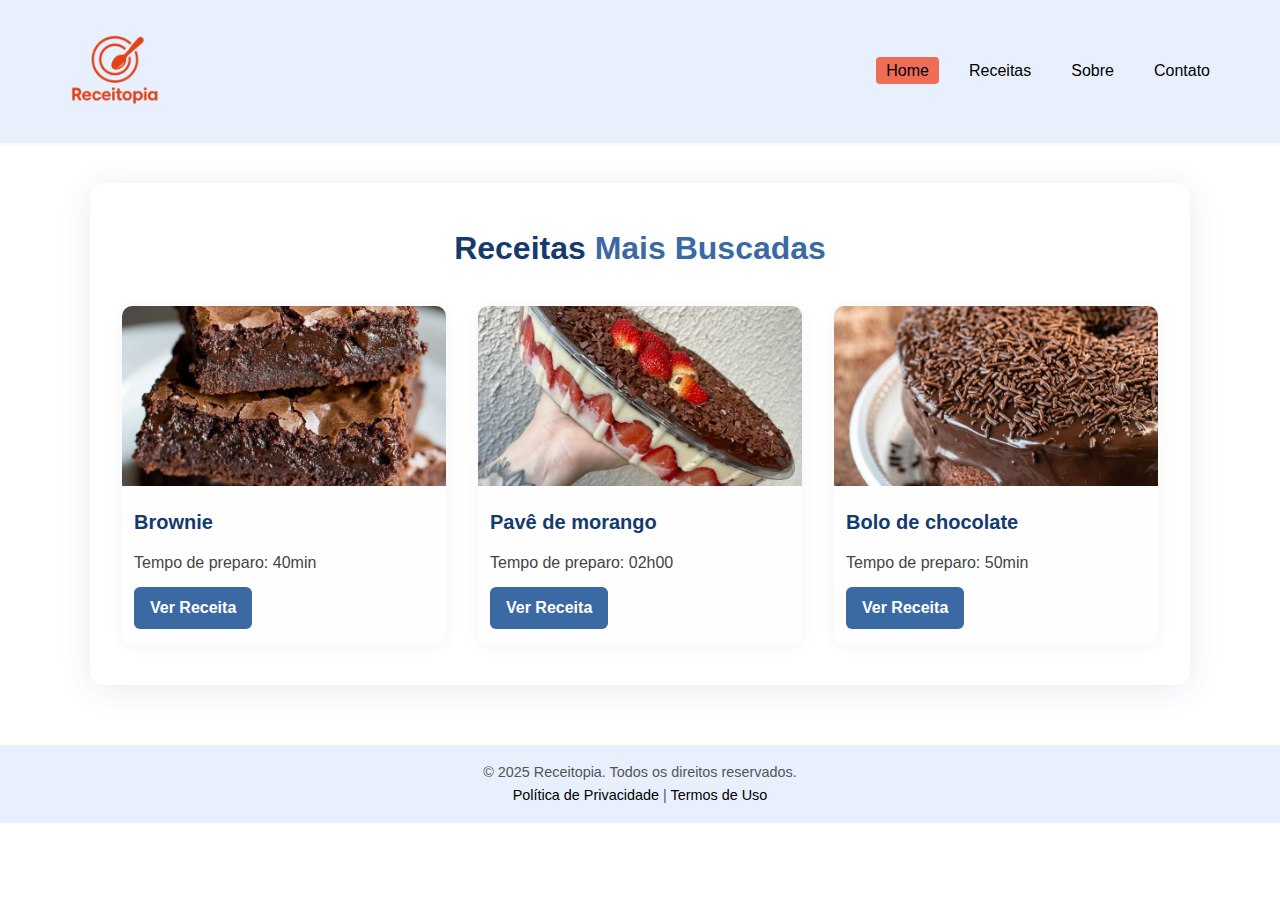
<file: index.html>
<!DOCTYPE html>
<html lang="pt-br">
<head>
  <meta charset="utf-8" />
  <meta name="viewport" content="width=device-width, initial-scale=1" />
  <title>Receitopia</title>
  <link rel="shortcut icon" type="image/x-icon" href="../img/logo.png">
  <!-- Estilo personalizado -->
  <link rel="stylesheet" href="../../css/style.css" />

</head>
<body>

  <!-- Header -->
  <header>
    <div class="header-flex">
      <div class="logo-container">
        <img src="../img/logo.png" alt="Receitopia Logo" />
      </div>
      <nav>
        <ul>
          <li><a href="../src/index.html" aria-current="page">Home</a></li>
          <li><a href="../src/Receitas.html">Receitas</a></li>
          <li><a href="../src/sobre.html">Sobre</a></li>
          <li><a href="../src/contato.html">Contato</a></li>
        </ul>
      </nav>
    </div>
  </header>

  <!-- Conteúdo principal -->
  <main class="receitas-container">
    <h2>Receitas <span>Mais Buscadas</span></h2>
    <div class="receitas-grid">
      
      <!-- Card 1 -->
      <div class="receita-card">
        <img src="../img/Brownie.jpg" alt="Brownie" />
        <h3>Brownie</h3>
        <p>Tempo de preparo: 40min</p>
        <a href="../pages/brownie.html" class="btn-ver">Ver Receita</a>
      </div>

      <!-- Card 2 -->
      <div class="receita-card">
        <img src="../img/pave de morango.jpg" alt="Pavê de morango" />
        <h3>Pavê de morango</h3>
        <p>Tempo de preparo: 02h00</p>
        <a href="../pages/pave.html" class="btn-ver">Ver Receita</a>
      </div>

      <!-- Card 3 -->
      <div class="receita-card">
        <img src="../img/bolo de chocolate.jpg" alt="Bolo de chocolate" />
        <h3>Bolo de chocolate</h3>
        <p>Tempo de preparo: 50min</p>
        <a href="../pages/bolodechoc.html" class="btn-ver">Ver Receita</a>
      </div>

    </div>
  </main>

  <!-- Rodapé -->
  <footer>
    <div class="container">
      <p>&copy; 2025 Receitopia. Todos os direitos reservados.</p>
      <p><a href="#">Política de Privacidade</a> | <a href="#">Termos de Uso</a></p>
    </div>
  </footer>

  <!-- Script -->
  <script src="../js/script.js"></script>
</body>
</html>
<!-- tayyy -->
</file>
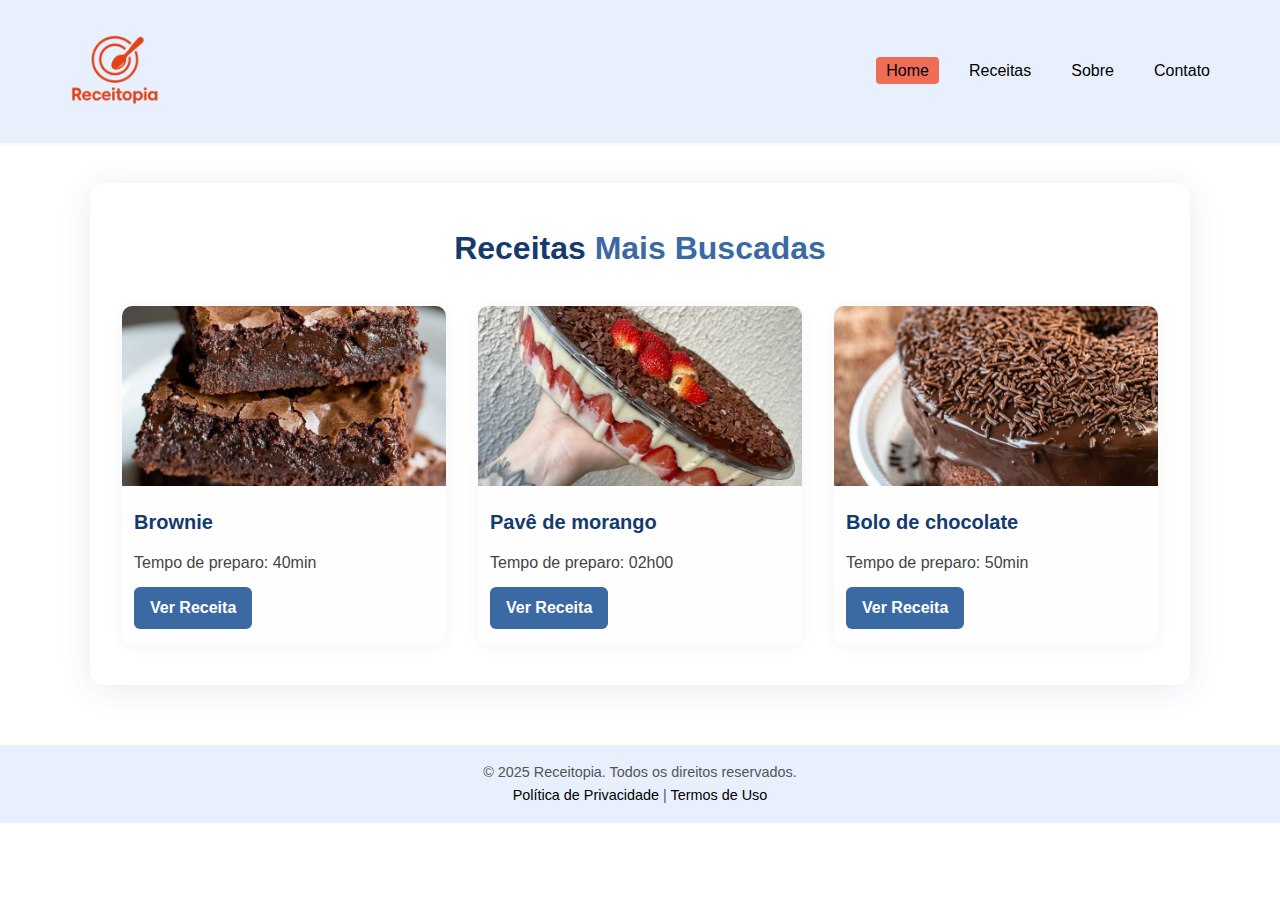
<file: src/index.html>
<!DOCTYPE html>
<html lang="pt-br">
<head>
  <meta charset="utf-8" />
  <meta name="viewport" content="width=device-width, initial-scale=1" />
  <title>Receitopia</title>
  <link rel="shortcut icon" type="image/x-icon" href="../img/logo.png">
  <!-- Estilo personalizado -->
  <link rel="stylesheet" href="../css/style.css" />

</head>
<body>

  <!-- Header -->
  <header>
    <div class="header-flex">
      <div class="logo-container">
        <img src="../img/logo.png" alt="Receitopia Logo" />
      </div>
      <nav>
        <ul>
          <li><a href="../src/index.html" aria-current="page">Home</a></li>
          <li><a href="../src/Receitas.html">Receitas</a></li>
          <li><a href="../src/sobre.html">Sobre</a></li>
          <li><a href="../src/contato.html">Contato</a></li>
        </ul>
      </nav>
    </div>
  </header>

  <!-- Conteúdo principal -->
  <main class="receitas-container">
    <h2>Receitas <span>Mais Buscadas</span></h2>
    <div class="receitas-grid">
      
      <!-- Card 1 -->
      <div class="receita-card">
        <img src="../img/Brownie.jpg" alt="Brownie" />
        <h3>Brownie</h3>
        <p>Tempo de preparo: 40min</p>
        <a href="../pages/brownie.html" class="btn-ver">Ver Receita</a>
      </div>

      <!-- Card 2 -->
      <div class="receita-card">
        <img src="../img/pave de morango.jpg" alt="Pavê de morango" />
        <h3>Pavê de morango</h3>
        <p>Tempo de preparo: 02h00</p>
        <a href="../pages/pave.html" class="btn-ver">Ver Receita</a>
      </div>

      <!-- Card 3 -->
      <div class="receita-card">
        <img src="../img/bolo de chocolate.jpg" alt="Bolo de chocolate" />
        <h3>Bolo de chocolate</h3>
        <p>Tempo de preparo: 50min</p>
        <a href="../pages/bolodechoc.html" class="btn-ver">Ver Receita</a>
      </div>

    </div>
  </main>

  <!-- Rodapé -->
  <footer>
    <div class="container">
      <p>&copy; 2025 Receitopia. Todos os direitos reservados.</p>
      <p><a href="#">Política de Privacidade</a> | <a href="#">Termos de Uso</a></p>
    </div>
  </footer>

  <!-- Script -->
  <script src="../js/script.js"></script>
</body>
</html>
<!-- tayyy -->
</file>
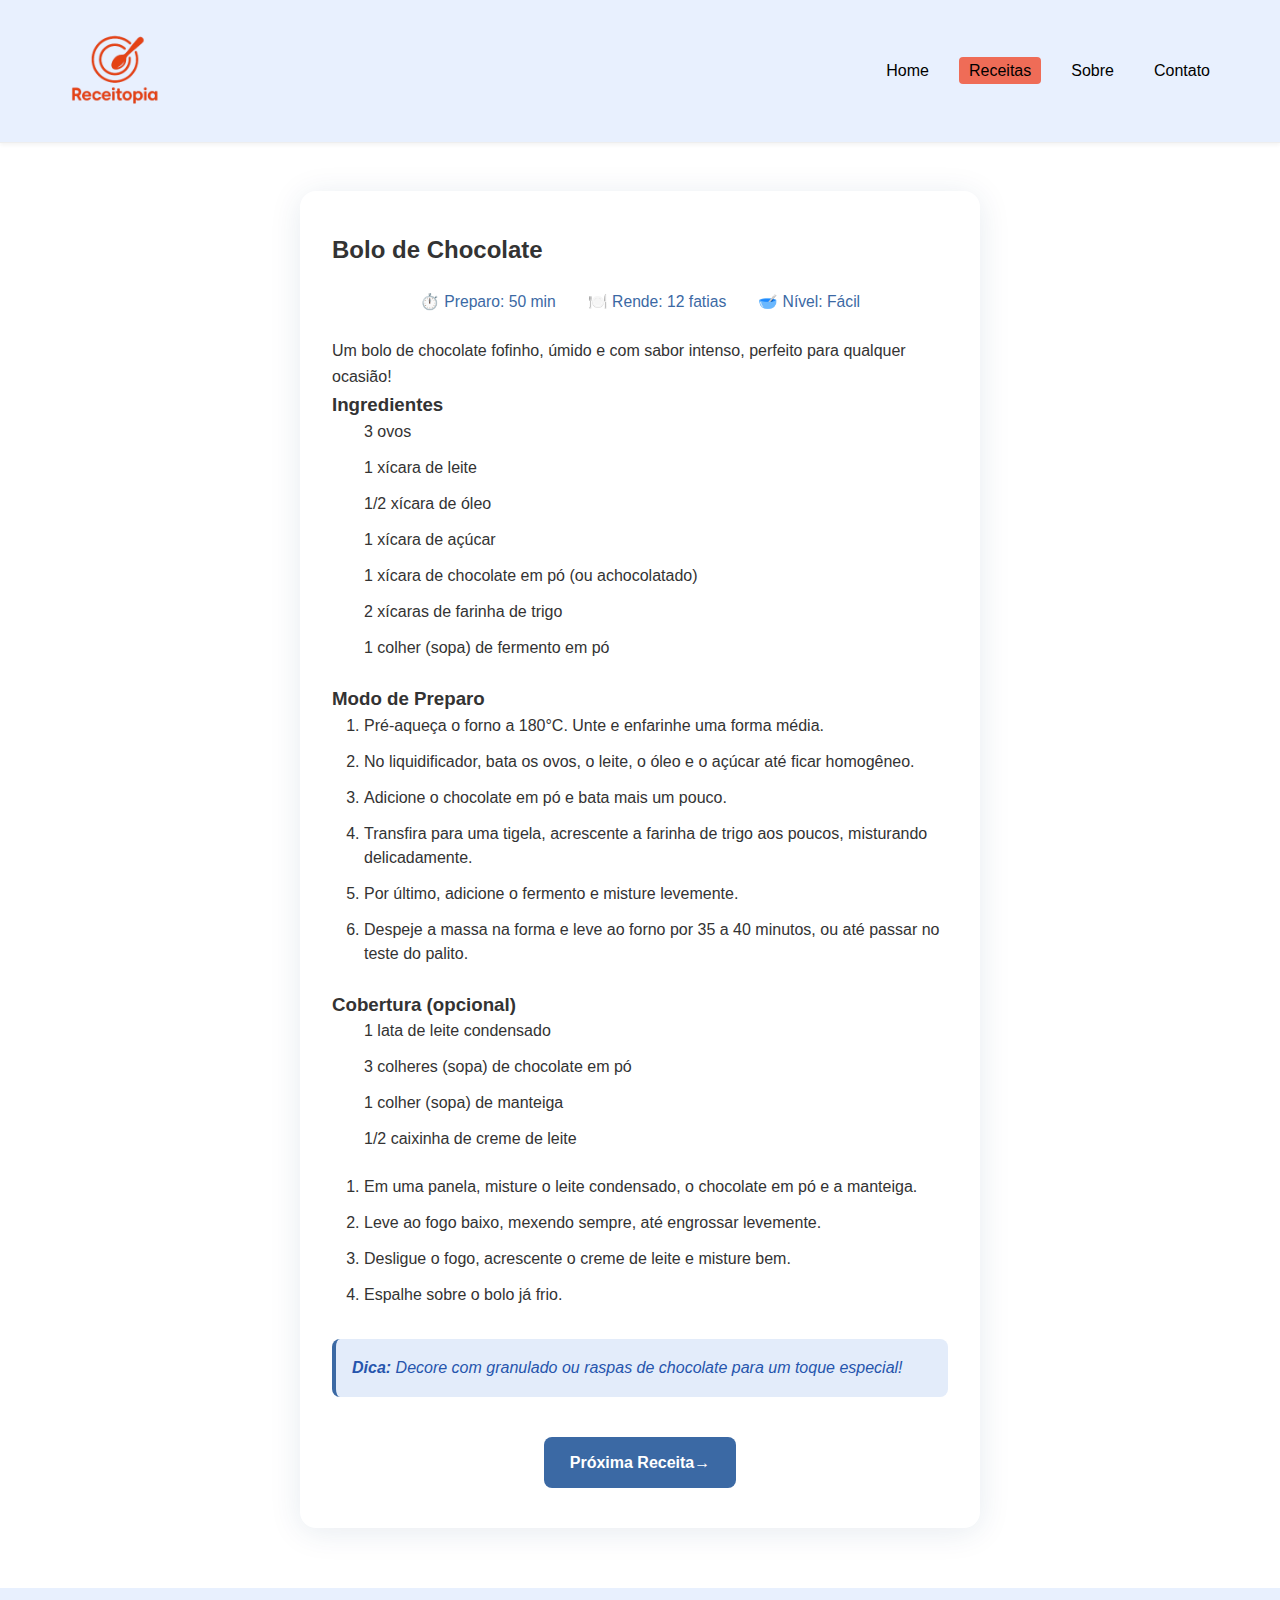
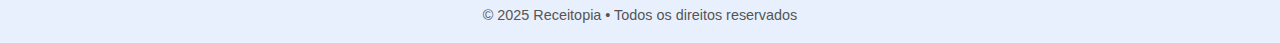
<file: pages/bolodechoc.html>
<!DOCTYPE html>
<html lang="pt-BR">
<head>
    <meta charset="UTF-8">
    <meta name="viewport" content="width=device-width, initial-scale=1.0">
    <title>Bolo de Chocolate - Receitopia</title>
    <link rel="stylesheet" href="../css/style.css">
    <style>
  /* === Container Principal da Receita === */
  .receita-container {
    background-color: #fff;
    max-width: 680px;
    margin: 3rem auto;
    padding: 2.5rem 2rem;
    border-radius: 16px;
    box-shadow: 0 4px 32px rgba(21, 59, 109, 0.10);
    animation: fadeIn 0.7s ease;
  }

  /* === Título e Introdução === */
  .receita-container h1 {
    text-align: center;
    color: #153b6d;
    font-size: 2rem;
    margin-bottom: 1.2rem;
  }

  .intro {
    font-size: 1.05rem;
    text-align: center;
    margin-bottom: 1.5rem;
    color: #555;
  }

  /* === Imagem da Receita === */
  .receita-container img {
    width: 100%;
    max-width: 400px;
    display: block;
    margin: 0 auto 2rem auto;
    border-radius: 12px;
    box-shadow: 0 2px 12px rgba(59, 105, 164, 0.10);
  }

  /* === Informações da Receita === */
  .receita-info {
    display: flex;
    justify-content: center;
    gap: 2rem;
    flex-wrap: wrap;
    font-size: 0.98rem;
    color: #3b69a4;
    margin-bottom: 1.5rem;
  }

  /* === Listas === */
  section ul,
  section ol {
    margin: 0 0 1.5rem 1rem;
    padding-left: 1rem;
    color: #333;
  }

  section ul li,
  section ol li {
    margin-bottom: 0.75rem;
    line-height: 1.5;
  }

  /* === Subtítulos das Seções === */
  section h2 {
    font-size: 1.4rem;
    margin-bottom: 0.8rem;
    color: #3b69a4;
    border-bottom: 2px solid #e3ecfa;
    padding-bottom: 0.4rem;
  }

  /* === Dica Especial === */
  .dica {
    background-color: #e3ecfa;
    border-left: 4px solid #3b69a4;
    padding: 1rem;
    border-radius: 8px;
    color: #2655ad;
    margin: 2rem 0;
    font-size: 1rem;
    font-style: italic;
  }

  /* === Navegação entre Receitas (Anterior, Início, Próxima) === */
.navegacao-receita {
  display: flex;
  justify-content: center;
  gap: 1rem;
  flex-wrap: wrap;
  margin-top: 2.5rem;
}

.navegacao-receita a {
  padding: 0.8rem 1.6rem;
  background: #3b69a4;
  color: #fff;
  text-decoration: none;
  border-radius: 8px;
  font-weight: 600;
  font-size: 1rem;
  transition: background 0.3s ease, transform 0.2s ease;
}

.navegacao-receita a:hover {
  background: #2655ad;
  transform: translateY(-2px);
}

.navegacao-receita a:focus {
  outline: 2px solid #153b6d;
}

  /* === Navegação entre Receitas === */
  .navegacao-receita {
    text-align: center;
    margin-top: 2.5rem;
  }

  .navegacao-receita a.btn-ver {
    margin: 0 0.5rem;
    padding: 10px 20px;
    font-size: 0.95rem;
  }

  /* === Responsivo === */
  @media (max-width: 768px) {
    .receita-container {
      padding: 1.5rem 1rem;
    }

    .receita-info {
      flex-direction: column;
      align-items: center;
      text-align: center;
      gap: 0.8rem;
    }

    section h2 {
      font-size: 1.2rem;
    }

    .intro {
      font-size: 1rem;
    }
  }
</style>
</head>
<body>
  <header>
    <div class="header-flex">
      <a href="../src/index.html" class="logo-container">
        <img src="../img/logo.png" alt="Logo Receitopia" />
      </a>
      <nav aria-label="Menu principal">
        <ul class="nav-links">
          <li><a href="../src/index.html">Home</a></li>
          <li><a href="../src/Receitas.html" aria-current="page">Receitas</a></li>
          <li><a href="../src/sobre.html">Sobre</a></li>
          <li><a href="../src/contato.html">Contato</a></li>
        </ul>
      </nav>
    </div>
  </header>

  <main>
    <article class="receita-container" aria-labelledby="titulo-receita">
      <h2 id="titulo-receita">Bolo de Chocolate</h2>
      <div class="receita-info">
        <span>⏱️ Preparo: 50 min</span>
        <span>🍽️ Rende: 12 fatias</span>
        <span>🥣 Nível: Fácil</span>
      </div>
      <p>Um bolo de chocolate fofinho, úmido e com sabor intenso, perfeito para qualquer ocasião!</p>
      <section>
        <h3>Ingredientes</h3>
        <ul>
          <li>3 ovos</li>
          <li>1 xícara de leite</li>
          <li>1/2 xícara de óleo</li>
          <li>1 xícara de açúcar</li>
          <li>1 xícara de chocolate em pó (ou achocolatado)</li>
          <li>2 xícaras de farinha de trigo</li>
          <li>1 colher (sopa) de fermento em pó</li>
        </ul>
      </section>
      <section>
        <h3>Modo de Preparo</h3>
        <ol>
          <li>Pré-aqueça o forno a 180°C. Unte e enfarinhe uma forma média.</li>
          <li>No liquidificador, bata os ovos, o leite, o óleo e o açúcar até ficar homogêneo.</li>
          <li>Adicione o chocolate em pó e bata mais um pouco.</li>
          <li>Transfira para uma tigela, acrescente a farinha de trigo aos poucos, misturando delicadamente.</li>
          <li>Por último, adicione o fermento e misture levemente.</li>
          <li>Despeje a massa na forma e leve ao forno por 35 a 40 minutos, ou até passar no teste do palito.</li>
        </ol>
      </section>
      <section>
        <h3>Cobertura (opcional)</h3>
        <ul>
          <li>1 lata de leite condensado</li>
          <li>3 colheres (sopa) de chocolate em pó</li>
          <li>1 colher (sopa) de manteiga</li>
          <li>1/2 caixinha de creme de leite</li>
        </ul>
        <ol>
          <li>Em uma panela, misture o leite condensado, o chocolate em pó e a manteiga.</li>
          <li>Leve ao fogo baixo, mexendo sempre, até engrossar levemente.</li>
          <li>Desligue o fogo, acrescente o creme de leite e misture bem.</li>
          <li>Espalhe sobre o bolo já frio.</li>
        </ol>
      </section>
      <div class="dica">
        <strong>Dica:</strong> Decore com granulado ou raspas de chocolate para um toque especial!
      </div>
      <div class="navegacao-receita">
        <a href="../pages/brownie.html" aria-label="Próxima receita: Brownie">Próxima Receita→</a>
      </div>
    </article>
  </main>
  <footer>
    <p>&copy; 2025 Receitopia • Todos os direitos reservados</p>
  </footer>

  <script src="../js/script.js"></script>
</body>
</html>
</file>
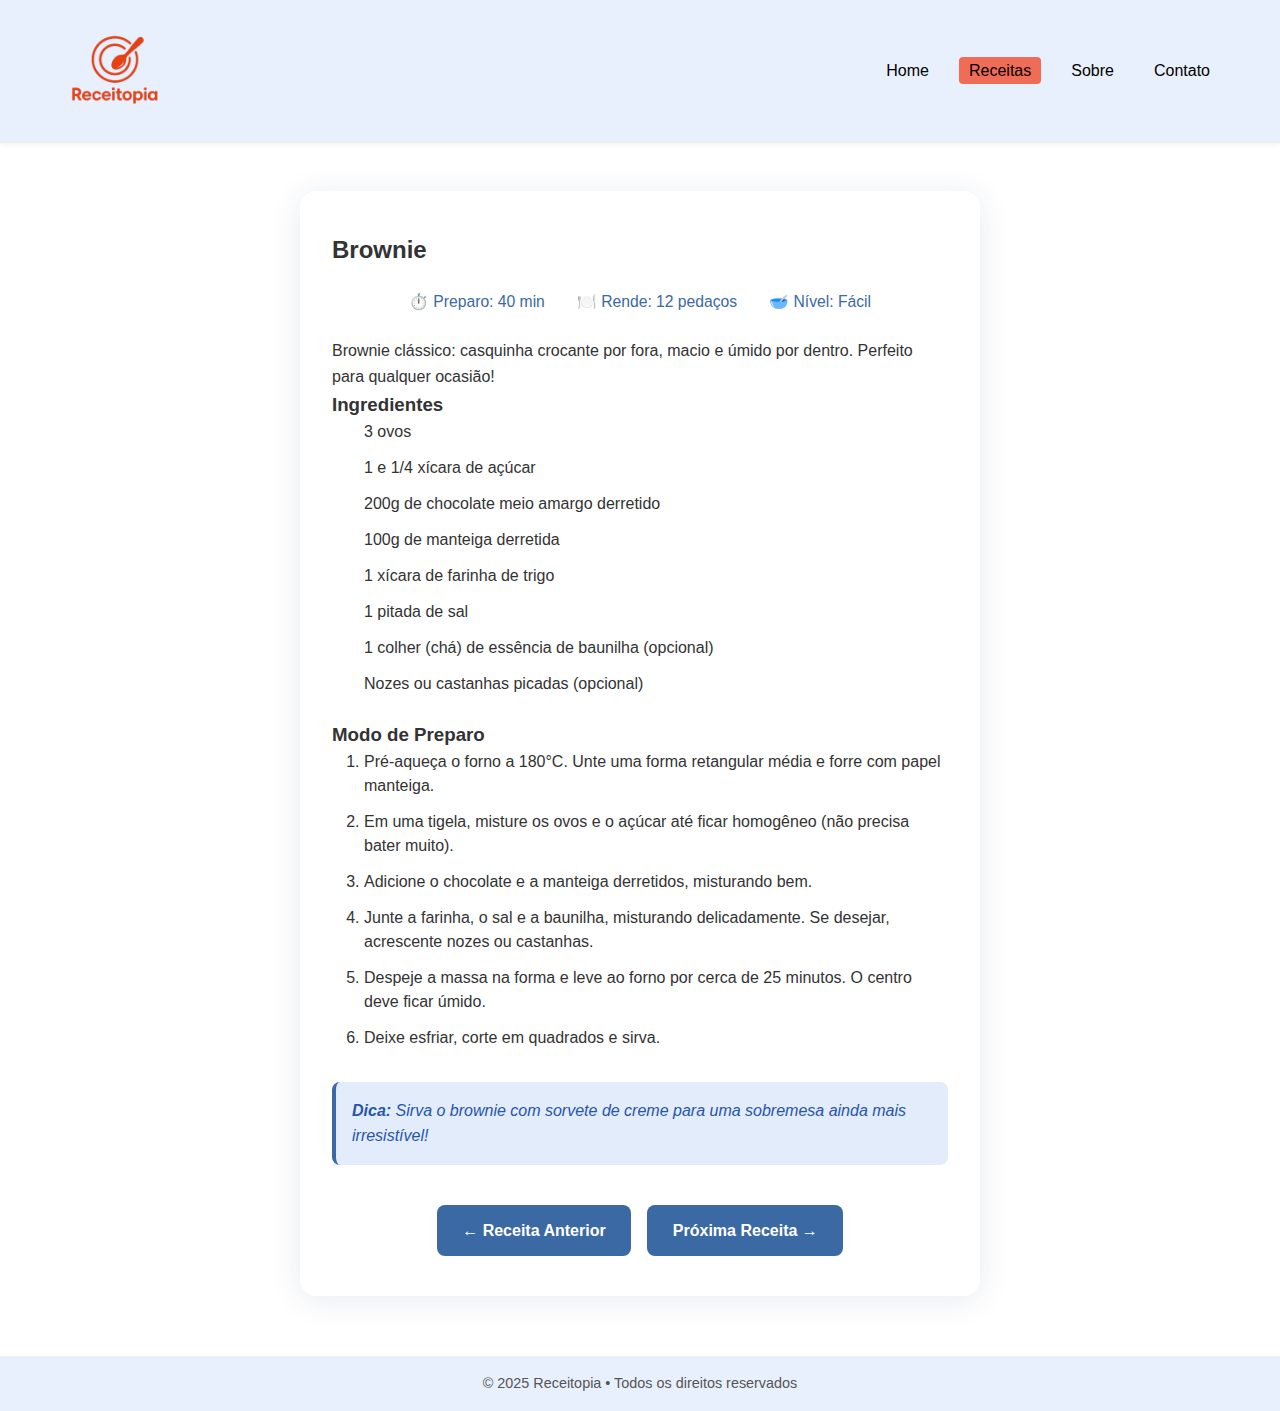
<file: pages/brownie.html>
<!DOCTYPE html>
<html lang="pt-BR">
<head>
    <meta charset="UTF-8">
    <meta name="viewport" content="width=device-width, initial-scale=1.0">
    <title>Brownie | Receitopia</title>
    <link rel="stylesheet" href="../css/style.css">
    <style>
  /* === Container Principal da Receita === */
  .receita-container {
    background-color: #fff;
    max-width: 680px;
    margin: 3rem auto;
    padding: 2.5rem 2rem;
    border-radius: 16px;
    box-shadow: 0 4px 32px rgba(21, 59, 109, 0.10);
    animation: fadeIn 0.7s ease;
  }

  /* === Título e Introdução === */
  .receita-container h1 {
    text-align: center;
    color: #153b6d;
    font-size: 2rem;
    margin-bottom: 1.2rem;
  }

  .intro {
    font-size: 1.05rem;
    text-align: center;
    margin-bottom: 1.5rem;
    color: #555;
  }

  /* === Imagem da Receita === */
  .receita-container img {
    width: 100%;
    max-width: 400px;
    display: block;
    margin: 0 auto 2rem auto;
    border-radius: 12px;
    box-shadow: 0 2px 12px rgba(59, 105, 164, 0.10);
  }

  /* === Informações da Receita === */
  .receita-info {
    display: flex;
    justify-content: center;
    gap: 2rem;
    flex-wrap: wrap;
    font-size: 0.98rem;
    color: #3b69a4;
    margin-bottom: 1.5rem;
  }

  /* === Listas === */
  section ul,
  section ol {
    margin: 0 0 1.5rem 1rem;
    padding-left: 1rem;
    color: #333;
  }

  section ul li,
  section ol li {
    margin-bottom: 0.75rem;
    line-height: 1.5;
  }

  /* === Subtítulos das Seções === */
  section h2 {
    font-size: 1.4rem;
    margin-bottom: 0.8rem;
    color: #3b69a4;
    border-bottom: 2px solid #e3ecfa;
    padding-bottom: 0.4rem;
  }

  /* === Dica Especial === */
  .dica {
    background-color: #e3ecfa;
    border-left: 4px solid #3b69a4;
    padding: 1rem;
    border-radius: 8px;
    color: #2655ad;
    margin: 2rem 0;
    font-size: 1rem;
    font-style: italic;
  }

  /* === Navegação entre Receitas (Anterior, Início, Próxima) === */
.navegacao-receita {
  display: flex;
  justify-content: center;
  gap: 1rem;
  flex-wrap: wrap;
  margin-top: 2.5rem;
}

.navegacao-receita a {
  padding: 0.8rem 1.6rem;
  background: #3b69a4;
  color: #fff;
  text-decoration: none;
  border-radius: 8px;
  font-weight: 600;
  font-size: 1rem;
  transition: background 0.3s ease, transform 0.2s ease;
}

.navegacao-receita a:hover {
  background: #2655ad;
  transform: translateY(-2px);
}

.navegacao-receita a:focus {
  outline: 2px solid #153b6d;
}

  /* === Navegação entre Receitas === */
  .navegacao-receita {
    text-align: center;
    margin-top: 2.5rem;
  }

  .navegacao-receita a.btn-ver {
    margin: 0 0.5rem;
    padding: 10px 20px;
    font-size: 0.95rem;
  }

  /* === Responsivo === */
  @media (max-width: 768px) {
    .receita-container {
      padding: 1.5rem 1rem;
    }

    .receita-info {
      flex-direction: column;
      align-items: center;
      text-align: center;
      gap: 0.8rem;
    }

    section h2 {
      font-size: 1.2rem;
    }

    .intro {
      font-size: 1rem;
    }
  }
</style>
</head>
<body>
  <header>
    <div class="header-flex">
      <a href="../src/index.html" class="logo-container">
        <img src="../img/logo.png" alt="Logo Receitopia" />
      </a>
      <nav aria-label="Menu principal">
        <ul class="nav-links">
          <li><a href="../src/index.html" >Home</a></li>
          <li><a href="../src/Receitas.html" aria-current="page">Receitas</a></li>
          <li><a href="../src/sobre.html">Sobre</a></li>
          <li><a href="../src/contato.html">Contato</a></li>
        </ul>
      </nav>
    </div>
  </header>
  <main>
    <article class="receita-container" aria-labelledby="titulo-receita">
      <h2 id="titulo-receita">Brownie</h2>
      <div class="receita-info">
        <span>⏱️ Preparo: 40 min</span>
        <span>🍽️ Rende: 12 pedaços</span>
        <span>🥣 Nível: Fácil</span>
      </div>
      <p>Brownie clássico: casquinha crocante por fora, macio e úmido por dentro. Perfeito para qualquer ocasião!</p>
      <section>
        <h3>Ingredientes</h3>
        <ul>
          <li>3 ovos</li>
          <li>1 e 1/4 xícara de açúcar</li>
          <li>200g de chocolate meio amargo derretido</li>
          <li>100g de manteiga derretida</li>
          <li>1 xícara de farinha de trigo</li>
          <li>1 pitada de sal</li>
          <li>1 colher (chá) de essência de baunilha (opcional)</li>
          <li>Nozes ou castanhas picadas (opcional)</li>
        </ul>
      </section>
      <section>
        <h3>Modo de Preparo</h3>
        <ol>
          <li>Pré-aqueça o forno a 180°C. Unte uma forma retangular média e forre com papel manteiga.</li>
          <li>Em uma tigela, misture os ovos e o açúcar até ficar homogêneo (não precisa bater muito).</li>
          <li>Adicione o chocolate e a manteiga derretidos, misturando bem.</li>
          <li>Junte a farinha, o sal e a baunilha, misturando delicadamente. Se desejar, acrescente nozes ou castanhas.</li>
          <li>Despeje a massa na forma e leve ao forno por cerca de 25 minutos. O centro deve ficar úmido.</li>
          <li>Deixe esfriar, corte em quadrados e sirva.</li>
        </ol>
      </section>
      <div class="dica">
        <strong>Dica:</strong> Sirva o brownie com sorvete de creme para uma sobremesa ainda mais irresistível!
      </div>
      <div class="navegacao-receita">
          <a href="../pages/bolodechoc.html" aria-label="Receita anterior: bolo de chocolate">← Receita Anterior</a>
          <a href="../pages/pave.html" aria-label="Próxima receita:Pavê">Próxima Receita →</a>
      </div>
    </article>
  </main>
  <footer>
    <p>&copy; 2025 Receitopia • Todos os direitos reservados</p>
  </footer>

  <script src="../js/script.js"></script>
</body>
</html>
</file>
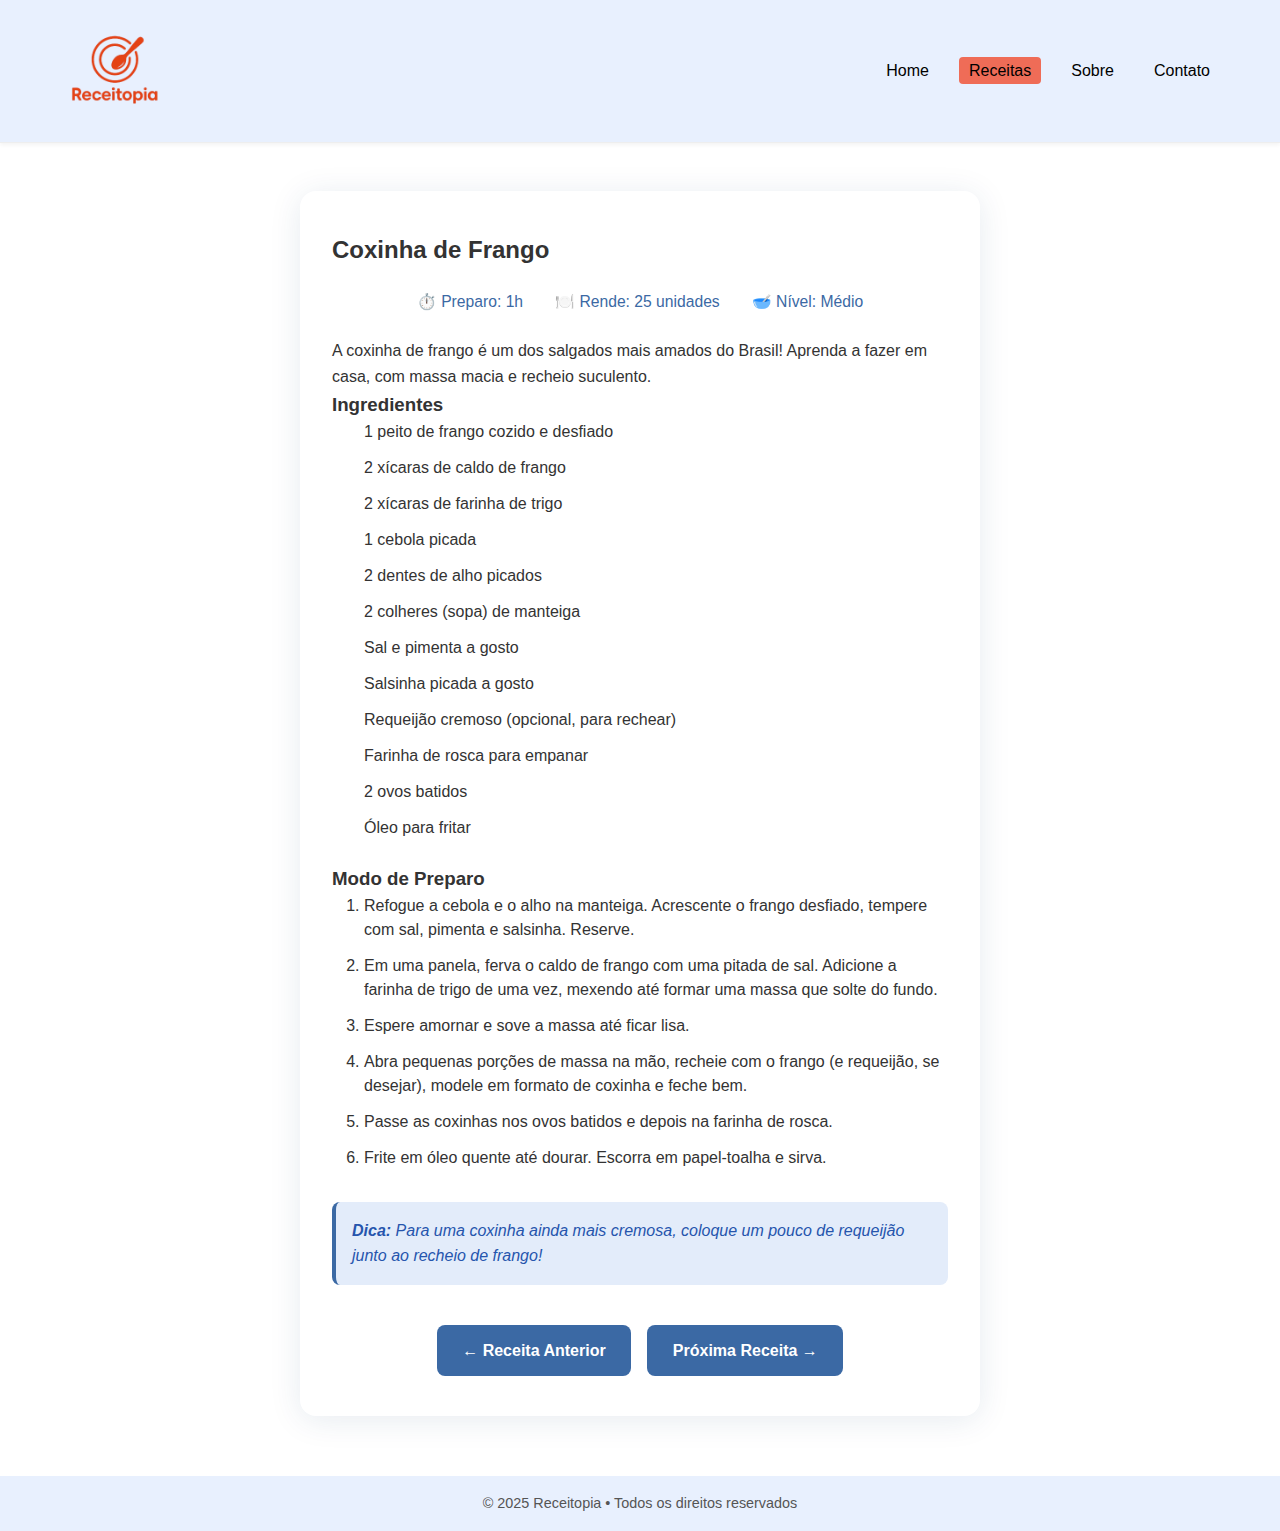
<file: pages/coxinha.html>
<!DOCTYPE html>
<html lang="pt-BR">
<head>
  <meta charset="UTF-8">
  <meta name="viewport" content="width=device-width, initial-scale=1.0">
  <title>Coxinha de Frango | Receitopia</title>
  <link rel="stylesheet" href="../css/style.css">
  <style>
  /* === Container Principal da Receita === */
  .receita-container {
    background-color: #fff;
    max-width: 680px;
    margin: 3rem auto;
    padding: 2.5rem 2rem;
    border-radius: 16px;
    box-shadow: 0 4px 32px rgba(21, 59, 109, 0.10);
    animation: fadeIn 0.7s ease;
  }

  /* === Título e Introdução === */
  .receita-container h1 {
    text-align: center;
    color: #153b6d;
    font-size: 2rem;
    margin-bottom: 1.2rem;
  }

  .intro {
    font-size: 1.05rem;
    text-align: center;
    margin-bottom: 1.5rem;
    color: #555;
  }

  /* === Imagem da Receita === */
  .receita-container img {
    width: 100%;
    max-width: 400px;
    display: block;
    margin: 0 auto 2rem auto;
    border-radius: 12px;
    box-shadow: 0 2px 12px rgba(59, 105, 164, 0.10);
  }

  /* === Informações da Receita === */
  .receita-info {
    display: flex;
    justify-content: center;
    gap: 2rem;
    flex-wrap: wrap;
    font-size: 0.98rem;
    color: #3b69a4;
    margin-bottom: 1.5rem;
  }

  /* === Listas === */
  section ul,
  section ol {
    margin: 0 0 1.5rem 1rem;
    padding-left: 1rem;
    color: #333;
  }

  section ul li,
  section ol li {
    margin-bottom: 0.75rem;
    line-height: 1.5;
  }

  /* === Subtítulos das Seções === */
  section h2 {
    font-size: 1.4rem;
    margin-bottom: 0.8rem;
    color: #3b69a4;
    border-bottom: 2px solid #e3ecfa;
    padding-bottom: 0.4rem;
  }

  /* === Dica Especial === */
  .dica {
    background-color: #e3ecfa;
    border-left: 4px solid #3b69a4;
    padding: 1rem;
    border-radius: 8px;
    color: #2655ad;
    margin: 2rem 0;
    font-size: 1rem;
    font-style: italic;
  }

  /* === Navegação entre Receitas (Anterior, Início, Próxima) === */
.navegacao-receita {
  display: flex;
  justify-content: center;
  gap: 1rem;
  flex-wrap: wrap;
  margin-top: 2.5rem;
}

.navegacao-receita a {
  padding: 0.8rem 1.6rem;
  background: #3b69a4;
  color: #fff;
  text-decoration: none;
  border-radius: 8px;
  font-weight: 600;
  font-size: 1rem;
  transition: background 0.3s ease, transform 0.2s ease;
}

.navegacao-receita a:hover {
  background: #2655ad;
  transform: translateY(-2px);
}

.navegacao-receita a:focus {
  outline: 2px solid #153b6d;
}

  /* === Navegação entre Receitas === */
  .navegacao-receita {
    text-align: center;
    margin-top: 2.5rem;
  }

  .navegacao-receita a.btn-ver {
    margin: 0 0.5rem;
    padding: 10px 20px;
    font-size: 0.95rem;
  }

  /* === Responsivo === */
  @media (max-width: 768px) {
    .receita-container {
      padding: 1.5rem 1rem;
    }

    .receita-info {
      flex-direction: column;
      align-items: center;
      text-align: center;
      gap: 0.8rem;
    }

    section h2 {
      font-size: 1.2rem;
    }

    .intro {
      font-size: 1rem;
    }
  }
</style>
</head>
<body>
  <header>
    <div class="header-flex">
      <a href="../src/index.html" class="logo-container">
        <img src="../img/logo.png" alt="Logo Receitopia" />
      </a>
      <nav aria-label="Menu principal">
        <ul class="nav-links">
          <li><a href="../src/index.html" >Home</a></li>
          <li><a href="../src/Receitas.html" aria-current="page">Receitas</a></li>
          <li><a href="../src/sobre.html">Sobre</a></li>
          <li><a href="../src/contato.html">Contato</a></li>
        </ul>
      </nav>
    </div>
  </header>

  <main>
    <article class="receita-container" aria-labelledby="titulo-receita">
      <h2 id="titulo-receita">Coxinha de Frango</h2>
      <div class="receita-info">
        <span>⏱️ Preparo: 1h</span>
        <span>🍽️ Rende: 25 unidades</span>
        <span>🥣 Nível: Médio</span>
      </div>
      <p>A coxinha de frango é um dos salgados mais amados do Brasil! Aprenda a fazer em casa, com massa macia e recheio suculento.</p>
      <section>
        <h3>Ingredientes</h3>
        <ul>
          <li>1 peito de frango cozido e desfiado</li>
          <li>2 xícaras de caldo de frango</li>
          <li>2 xícaras de farinha de trigo</li>
          <li>1 cebola picada</li>
          <li>2 dentes de alho picados</li>
          <li>2 colheres (sopa) de manteiga</li>
          <li>Sal e pimenta a gosto</li>
          <li>Salsinha picada a gosto</li>
          <li>Requeijão cremoso (opcional, para rechear)</li>
          <li>Farinha de rosca para empanar</li>
          <li>2 ovos batidos</li>
          <li>Óleo para fritar</li>
        </ul>
      </section>
      <section>
        <h3>Modo de Preparo</h3>
        <ol>
          <li>Refogue a cebola e o alho na manteiga. Acrescente o frango desfiado, tempere com sal, pimenta e salsinha. Reserve.</li>
          <li>Em uma panela, ferva o caldo de frango com uma pitada de sal. Adicione a farinha de trigo de uma vez, mexendo até formar uma massa que solte do fundo.</li>
          <li>Espere amornar e sove a massa até ficar lisa.</li>
          <li>Abra pequenas porções de massa na mão, recheie com o frango (e requeijão, se desejar), modele em formato de coxinha e feche bem.</li>
          <li>Passe as coxinhas nos ovos batidos e depois na farinha de rosca.</li>
          <li>Frite em óleo quente até dourar. Escorra em papel-toalha e sirva.</li>
        </ol>
      </section>
      <div class="dica">
        <strong>Dica:</strong> Para uma coxinha ainda mais cremosa, coloque um pouco de requeijão junto ao recheio de frango!
      </div>
      <div class="navegacao-receita">
        <a href="../pages/lasanha.html" aria-label="Receita anterior: Lasanha">← Receita Anterior</a>
        <a href="../pages/escondidinho.html" aria-label="Próxima receita:escondidinho">Próxima Receita →</a>
      </div>
    </article>
  </main>

  <footer>
    <p>&copy; 2025 Receitopia • Todos os direitos reservados</p>
  </footer>

  <script src="../js/script.js"></script>
</body>
</html>
</file>
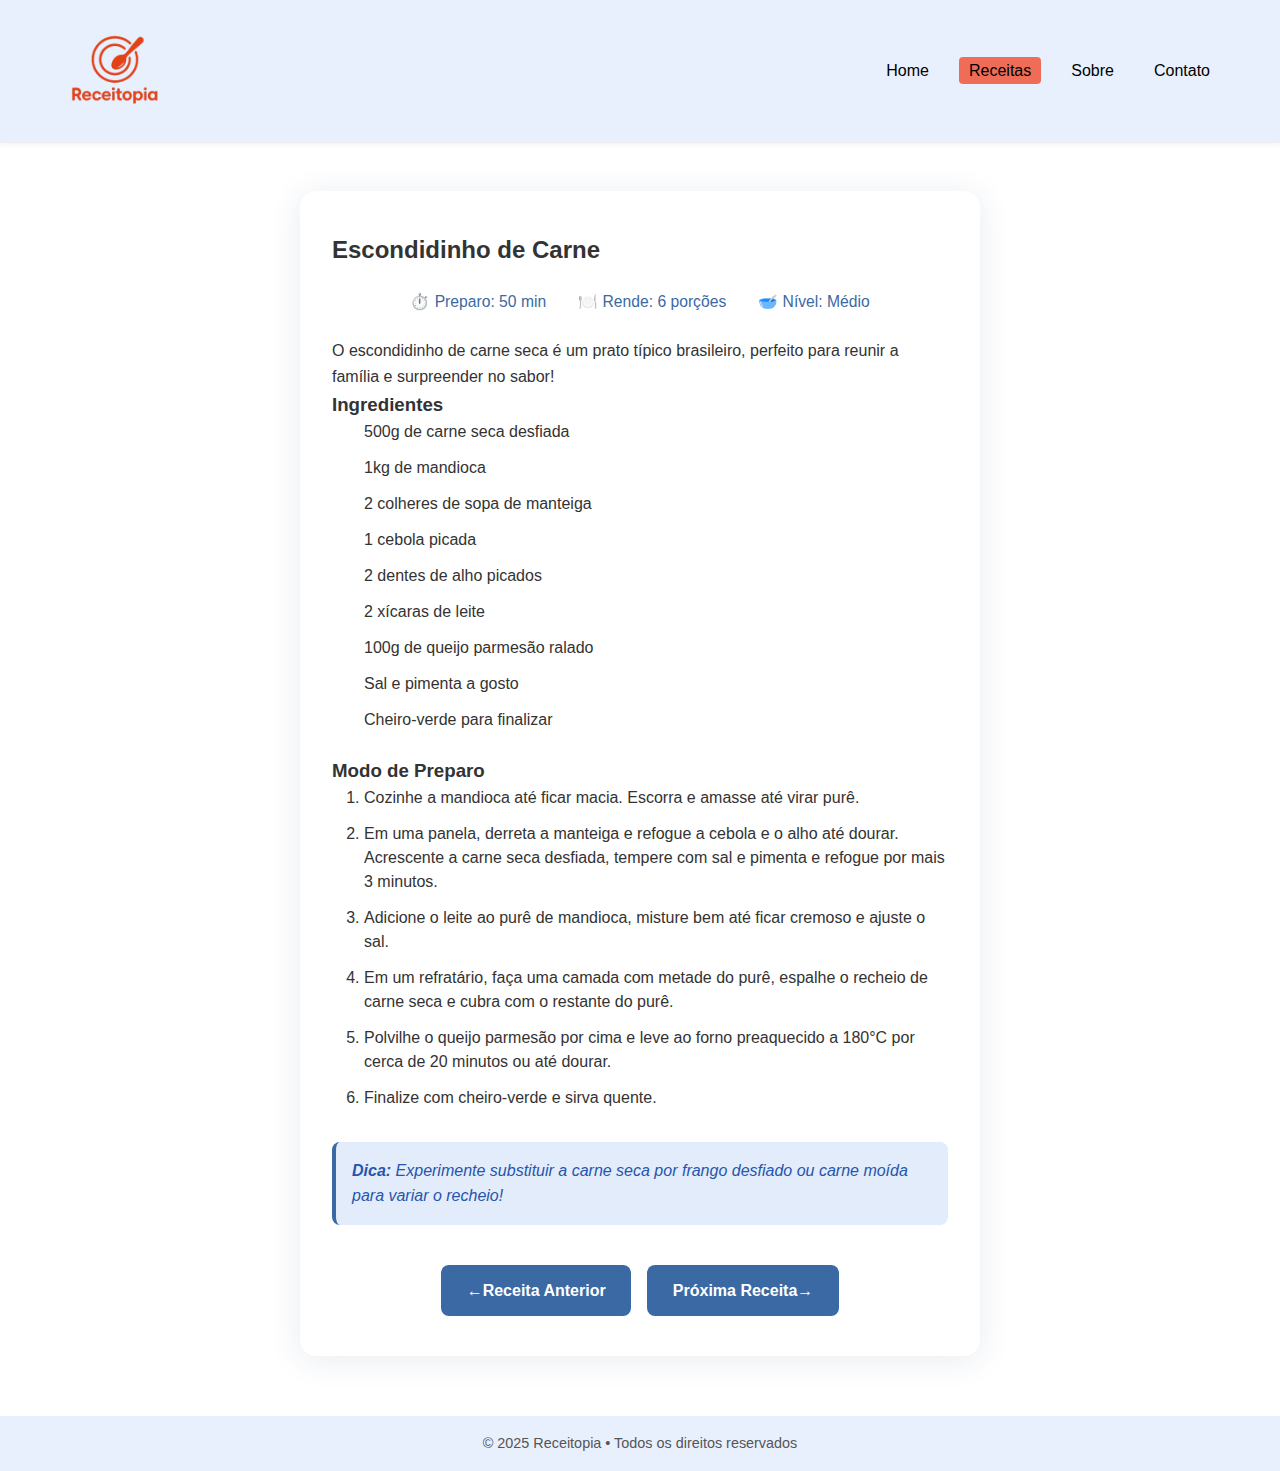
<file: pages/escondidinho.html>
<!DOCTYPE html>
<html lang="pt-BR">
<head>
  <meta charset="UTF-8">
  <meta name="viewport" content="width=device-width, initial-scale=1.0">
  <title>Escondidinho de Carne | Receitopia</title>
  <link rel="stylesheet" href="../css/style.css">
  <style>
  /* === Container Principal da Receita === */
  .receita-container {
    background-color: #fff;
    max-width: 680px;
    margin: 3rem auto;
    padding: 2.5rem 2rem;
    border-radius: 16px;
    box-shadow: 0 4px 32px rgba(21, 59, 109, 0.10);
    animation: fadeIn 0.7s ease;
  }

  /* === Título e Introdução === */
  .receita-container h1 {
    text-align: center;
    color: #153b6d;
    font-size: 2rem;
    margin-bottom: 1.2rem;
  }

  .intro {
    font-size: 1.05rem;
    text-align: center;
    margin-bottom: 1.5rem;
    color: #555;
  }

  /* === Imagem da Receita === */
  .receita-container img {
    width: 100%;
    max-width: 400px;
    display: block;
    margin: 0 auto 2rem auto;
    border-radius: 12px;
    box-shadow: 0 2px 12px rgba(59, 105, 164, 0.10);
  }

  /* === Informações da Receita === */
  .receita-info {
    display: flex;
    justify-content: center;
    gap: 2rem;
    flex-wrap: wrap;
    font-size: 0.98rem;
    color: #3b69a4;
    margin-bottom: 1.5rem;
  }

  /* === Listas === */
  section ul,
  section ol {
    margin: 0 0 1.5rem 1rem;
    padding-left: 1rem;
    color: #333;
  }

  section ul li,
  section ol li {
    margin-bottom: 0.75rem;
    line-height: 1.5;
  }

  /* === Subtítulos das Seções === */
  section h2 {
    font-size: 1.4rem;
    margin-bottom: 0.8rem;
    color: #3b69a4;
    border-bottom: 2px solid #e3ecfa;
    padding-bottom: 0.4rem;
  }

  /* === Dica Especial === */
  .dica {
    background-color: #e3ecfa;
    border-left: 4px solid #3b69a4;
    padding: 1rem;
    border-radius: 8px;
    color: #2655ad;
    margin: 2rem 0;
    font-size: 1rem;
    font-style: italic;
  }

  /* === Navegação entre Receitas (Anterior, Início, Próxima) === */
.navegacao-receita {
  display: flex;
  justify-content: center;
  gap: 1rem;
  flex-wrap: wrap;
  margin-top: 2.5rem;
}

.navegacao-receita a {
  padding: 0.8rem 1.6rem;
  background: #3b69a4;
  color: #fff;
  text-decoration: none;
  border-radius: 8px;
  font-weight: 600;
  font-size: 1rem;
  transition: background 0.3s ease, transform 0.2s ease;
}

.navegacao-receita a:hover {
  background: #2655ad;
  transform: translateY(-2px);
}

.navegacao-receita a:focus {
  outline: 2px solid #153b6d;
}

  /* === Navegação entre Receitas === */
  .navegacao-receita {
    text-align: center;
    margin-top: 2.5rem;
  }

  .navegacao-receita a.btn-ver {
    margin: 0 0.5rem;
    padding: 10px 20px;
    font-size: 0.95rem;
  }

  /* === Responsivo === */
  @media (max-width: 768px) {
    .receita-container {
      padding: 1.5rem 1rem;
    }

    .receita-info {
      flex-direction: column;
      align-items: center;
      text-align: center;
      gap: 0.8rem;
    }

    section h2 {
      font-size: 1.2rem;
    }

    .intro {
      font-size: 1rem;
    }
  }
</style>
</head>
<body>
  <header>
    <div class="header-flex">
      <a href="../src/index.html" class="logo-container">
        <img src="../img/logo.png" alt="Logo Receitopia" />
      </a>
      <nav aria-label="Menu principal">
        <ul class="nav-links">
          <li><a href="../src/index.html" >Home</a></li>
          <li><a href="../src/Receitas.html" aria-current="page">Receitas</a></li>
          <li><a href="../src/sobre.html">Sobre</a></li>
          <li><a href="../src/contato.html">Contato</a></li>
        </ul>
      </nav>
    </div>
  </header>

  <main>
    <article class="receita-container" aria-labelledby="titulo-receita">
      <h2 id="titulo-receita">Escondidinho de Carne</h2>
      <div class="receita-info">
        <span>⏱️ Preparo: 50 min</span>
        <span>🍽️ Rende: 6 porções</span>
        <span>🥣 Nível: Médio</span>
      </div>
      <p>O escondidinho de carne seca é um prato típico brasileiro, perfeito para reunir a família e surpreender no sabor!</p>
      <section>
        <h3>Ingredientes</h3>
        <ul>
          <li>500g de carne seca desfiada</li>
          <li>1kg de mandioca</li>
          <li>2 colheres de sopa de manteiga</li>
          <li>1 cebola picada</li>
          <li>2 dentes de alho picados</li>
          <li>2 xícaras de leite</li>
          <li>100g de queijo parmesão ralado</li>
          <li>Sal e pimenta a gosto</li>
          <li>Cheiro-verde para finalizar</li>
        </ul>
      </section>
      <section>
        <h3>Modo de Preparo</h3>
        <ol>
          <li>Cozinhe a mandioca até ficar macia. Escorra e amasse até virar purê.</li>
          <li>Em uma panela, derreta a manteiga e refogue a cebola e o alho até dourar. Acrescente a carne seca desfiada, tempere com sal e pimenta e refogue por mais 3 minutos.</li>
          <li>Adicione o leite ao purê de mandioca, misture bem até ficar cremoso e ajuste o sal.</li>
          <li>Em um refratário, faça uma camada com metade do purê, espalhe o recheio de carne seca e cubra com o restante do purê.</li>
          <li>Polvilhe o queijo parmesão por cima e leve ao forno preaquecido a 180°C por cerca de 20 minutos ou até dourar.</li>
          <li>Finalize com cheiro-verde e sirva quente.</li>
        </ol>
      </section>
      <div class="dica">
        <strong>Dica:</strong> Experimente substituir a carne seca por frango desfiado ou carne moída para variar o recheio!
      </div>
      <div class="navegacao-receita">
          <a href="../pages/coxinha.html" aria-label="Receita anterior: Coxinha">←Receita Anterior</a>
          <a href="../pages/espaguete.html" aria-label="Próxima receita: Macarrão">Próxima Receita→</a>
      </div>
    </article>
  </main>

  <footer>
    <p>&copy; 2025 Receitopia • Todos os direitos reservados</p>
  </footer>

  <script src="../js/script.js"></script>
</body>
</html>
</file>
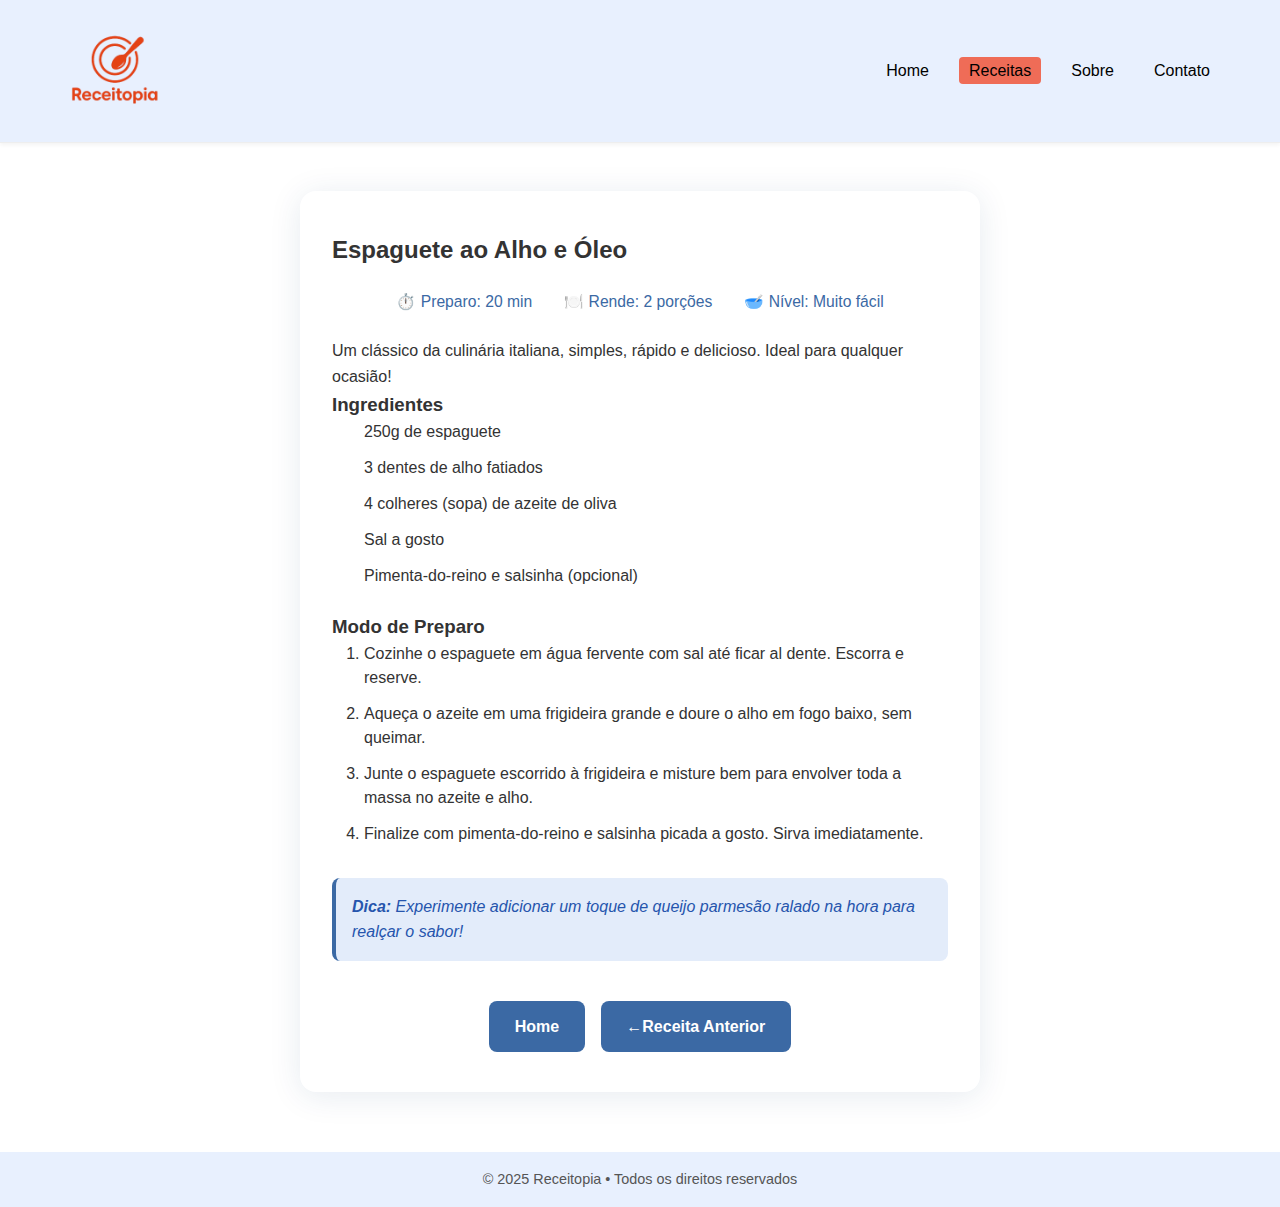
<file: pages/espaguete.html>
<!DOCTYPE html>
<html lang="pt-BR">
<head>
    <meta charset="UTF-8">
    <meta name="viewport" content="width=device-width, initial-scale=1.0">
    <title>Espaguete ao Alho e Óleo | Receitopia</title>
    <link rel="stylesheet" href="../css/style.css">
    <style>
  /* === Container Principal da Receita === */
  .receita-container {
    background-color: #fff;
    max-width: 680px;
    margin: 3rem auto;
    padding: 2.5rem 2rem;
    border-radius: 16px;
    box-shadow: 0 4px 32px rgba(21, 59, 109, 0.10);
    animation: fadeIn 0.7s ease;
  }

  /* === Título e Introdução === */
  .receita-container h1 {
    text-align: center;
    color: #153b6d;
    font-size: 2rem;
    margin-bottom: 1.2rem;
  }

  .intro {
    font-size: 1.05rem;
    text-align: center;
    margin-bottom: 1.5rem;
    color: #555;
  }

  /* === Imagem da Receita === */
  .receita-container img {
    width: 100%;
    max-width: 400px;
    display: block;
    margin: 0 auto 2rem auto;
    border-radius: 12px;
    box-shadow: 0 2px 12px rgba(59, 105, 164, 0.10);
  }

  /* === Informações da Receita === */
  .receita-info {
    display: flex;
    justify-content: center;
    gap: 2rem;
    flex-wrap: wrap;
    font-size: 0.98rem;
    color: #3b69a4;
    margin-bottom: 1.5rem;
  }

  /* === Listas === */
  section ul,
  section ol {
    margin: 0 0 1.5rem 1rem;
    padding-left: 1rem;
    color: #333;
  }

  section ul li,
  section ol li {
    margin-bottom: 0.75rem;
    line-height: 1.5;
  }

  /* === Subtítulos das Seções === */
  section h2 {
    font-size: 1.4rem;
    margin-bottom: 0.8rem;
    color: #3b69a4;
    border-bottom: 2px solid #e3ecfa;
    padding-bottom: 0.4rem;
  }

  /* === Dica Especial === */
  .dica {
    background-color: #e3ecfa;
    border-left: 4px solid #3b69a4;
    padding: 1rem;
    border-radius: 8px;
    color: #2655ad;
    margin: 2rem 0;
    font-size: 1rem;
    font-style: italic;
  }

  /* === Navegação entre Receitas (Anterior, Início, Próxima) === */
.navegacao-receita {
  display: flex;
  justify-content: center;
  gap: 1rem;
  flex-wrap: wrap;
  margin-top: 2.5rem;
}

.navegacao-receita a {
  padding: 0.8rem 1.6rem;
  background: #3b69a4;
  color: #fff;
  text-decoration: none;
  border-radius: 8px;
  font-weight: 600;
  font-size: 1rem;
  transition: background 0.3s ease, transform 0.2s ease;
}

.navegacao-receita a:hover {
  background: #2655ad;
  transform: translateY(-2px);
}

.navegacao-receita a:focus {
  outline: 2px solid #153b6d;
}

  /* === Navegação entre Receitas === */
  .navegacao-receita {
    text-align: center;
    margin-top: 2.5rem;
  }

  .navegacao-receita a.btn-ver {
    margin: 0 0.5rem;
    padding: 10px 20px;
    font-size: 0.95rem;
  }

  /* === Responsivo === */
  @media (max-width: 768px) {
    .receita-container {
      padding: 1.5rem 1rem;
    }

    .receita-info {
      flex-direction: column;
      align-items: center;
      text-align: center;
      gap: 0.8rem;
    }

    section h2 {
      font-size: 1.2rem;
    }

    .intro {
      font-size: 1rem;
    }
  }
</style>
</head>
<body>
  <header>
    <div class="header-flex">
      <a href="../src/index.html" class="logo-container">
        <img src="../img/logo.png" alt="Logo Receitopia" />
      </a>
      <nav aria-label="Menu principal">
        <ul class="nav-links">
          <li><a href="../src/index.html" >Home</a></li>
          <li><a href="../src/Receitas.html" aria-current="page">Receitas</a></li>
          <li><a href="../src/sobre.html">Sobre</a></li>
          <li><a href="../src/contato.html">Contato</a></li>
        </ul>
      </nav>
    </div>
  </header>
  <main>
    <article class="receita-container" aria-labelledby="titulo-receita">
      <h2 id="titulo-receita">Espaguete ao Alho e Óleo</h2>
      <div class="receita-info">
        <span>⏱️ Preparo: 20 min</span>
        <span>🍽️ Rende: 2 porções</span>
        <span>🥣 Nível: Muito fácil</span>
      </div>
      <p>Um clássico da culinária italiana, simples, rápido e delicioso. Ideal para qualquer ocasião!</p>
      <section>
        <h3>Ingredientes</h3>
        <ul>
          <li>250g de espaguete</li>
          <li>3 dentes de alho fatiados</li>
          <li>4 colheres (sopa) de azeite de oliva</li>
          <li>Sal a gosto</li>
          <li>Pimenta-do-reino e salsinha (opcional)</li>
        </ul>
      </section>
      <section>
        <h3>Modo de Preparo</h3>
        <ol>
          <li>Cozinhe o espaguete em água fervente com sal até ficar al dente. Escorra e reserve.</li>
          <li>Aqueça o azeite em uma frigideira grande e doure o alho em fogo baixo, sem queimar.</li>
          <li>Junte o espaguete escorrido à frigideira e misture bem para envolver toda a massa no azeite e alho.</li>
          <li>Finalize com pimenta-do-reino e salsinha picada a gosto. Sirva imediatamente.</li>
        </ol>
      </section>
      <div class="dica">
        <strong>Dica:</strong> Experimente adicionar um toque de queijo parmesão ralado na hora para realçar o sabor!
      </div>
        <div class="navegacao-receita">
            <a href="../src/index.html" aria-label="Voltar para o início">Home</a>
            <a href="../pages/escondidinho.html" aria-label="Receita anterior: Escondidinho">←Receita Anterior</a>
        </div>
    </article>
  </main>
  <footer>
    <p>&copy; 2025 Receitopia • Todos os direitos reservados</p>
  </footer>

  <script src="../js/script.js"></script>
</body>
</html>
</file>
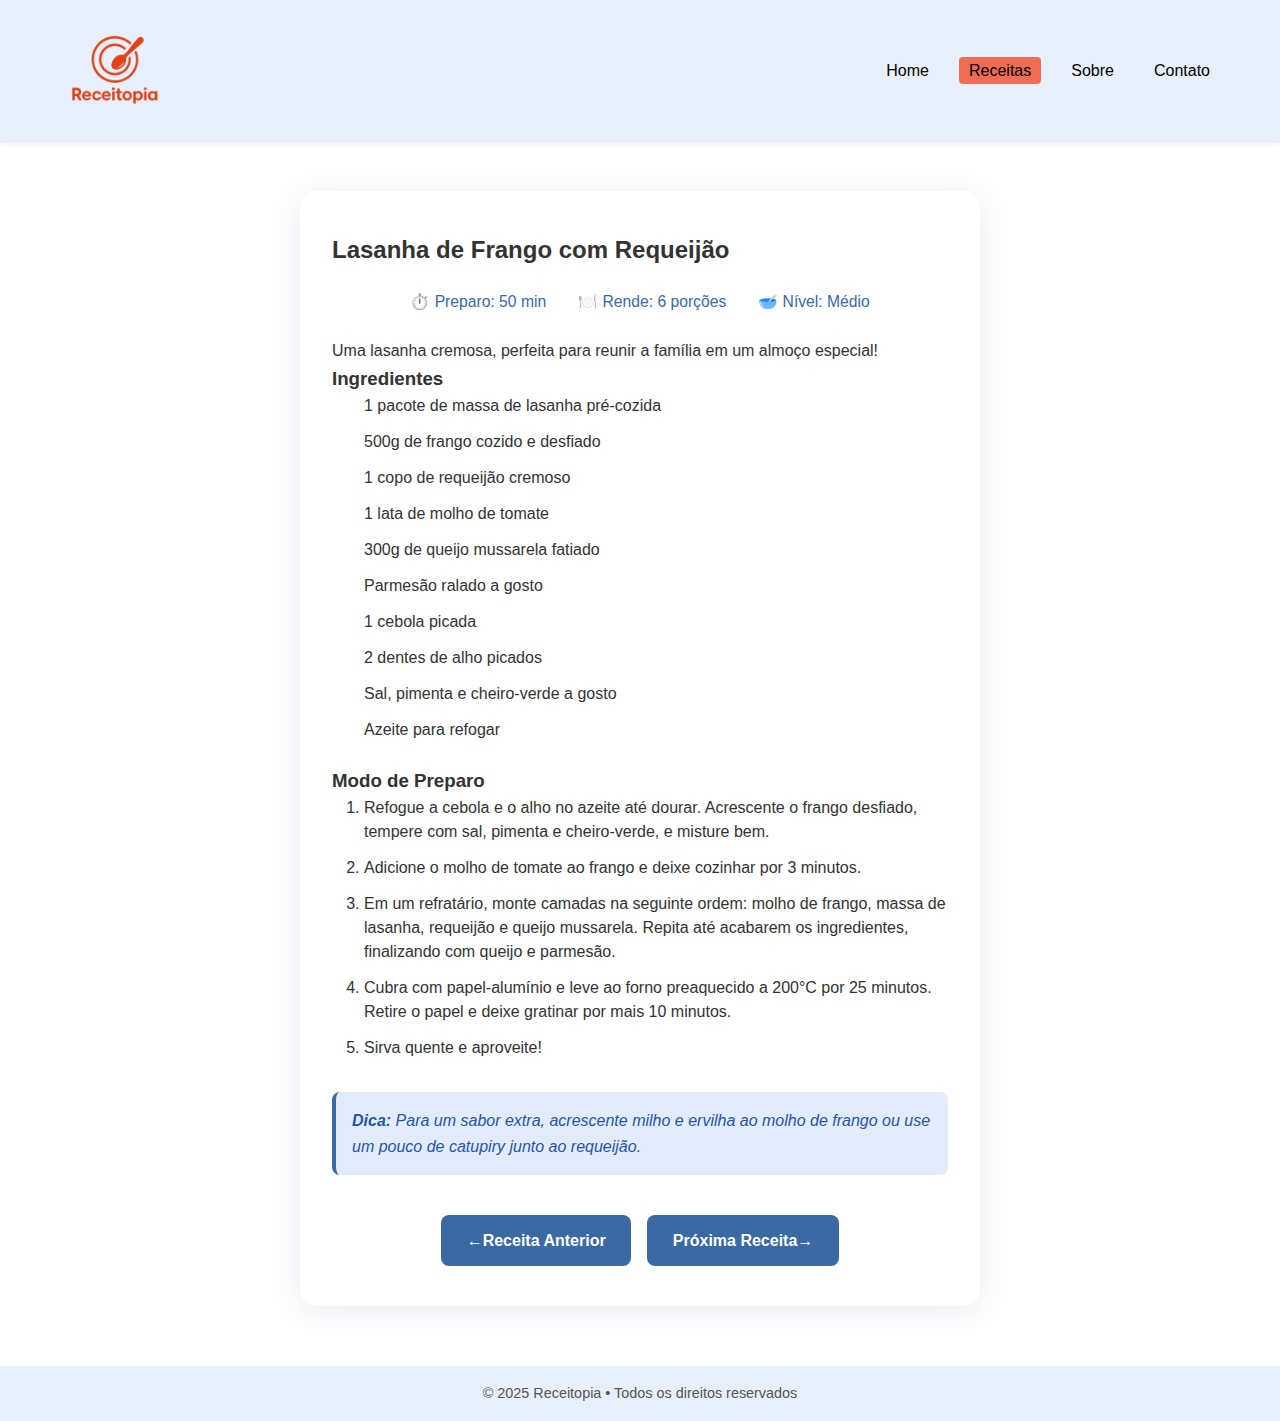
<file: pages/lasanha.html>
<!DOCTYPE html>
<html lang="pt-BR">
<head>
    <meta charset="UTF-8">
    <meta name="viewport" content="width=device-width, initial-scale=1.0">
    <title>Lasanha de Frango com Requeijão | Receitopia</title>
    <link rel="stylesheet" href="../css/style.css">
    <style>
  /* === Container Principal da Receita === */
  .receita-container {
    background-color: #fff;
    max-width: 680px;
    margin: 3rem auto;
    padding: 2.5rem 2rem;
    border-radius: 16px;
    box-shadow: 0 4px 32px rgba(21, 59, 109, 0.10);
    animation: fadeIn 0.7s ease;
  }

  /* === Título e Introdução === */
  .receita-container h1 {
    text-align: center;
    color: #153b6d;
    font-size: 2rem;
    margin-bottom: 1.2rem;
  }

  .intro {
    font-size: 1.05rem;
    text-align: center;
    margin-bottom: 1.5rem;
    color: #555;
  }

  /* === Imagem da Receita === */
  .receita-container img {
    width: 100%;
    max-width: 400px;
    display: block;
    margin: 0 auto 2rem auto;
    border-radius: 12px;
    box-shadow: 0 2px 12px rgba(59, 105, 164, 0.10);
  }

  /* === Informações da Receita === */
  .receita-info {
    display: flex;
    justify-content: center;
    gap: 2rem;
    flex-wrap: wrap;
    font-size: 0.98rem;
    color: #3b69a4;
    margin-bottom: 1.5rem;
  }

  /* === Listas === */
  section ul,
  section ol {
    margin: 0 0 1.5rem 1rem;
    padding-left: 1rem;
    color: #333;
  }

  section ul li,
  section ol li {
    margin-bottom: 0.75rem;
    line-height: 1.5;
  }

  /* === Subtítulos das Seções === */
  section h2 {
    font-size: 1.4rem;
    margin-bottom: 0.8rem;
    color: #3b69a4;
    border-bottom: 2px solid #e3ecfa;
    padding-bottom: 0.4rem;
  }

  /* === Dica Especial === */
  .dica {
    background-color: #e3ecfa;
    border-left: 4px solid #3b69a4;
    padding: 1rem;
    border-radius: 8px;
    color: #2655ad;
    margin: 2rem 0;
    font-size: 1rem;
    font-style: italic;
  }

  /* === Navegação entre Receitas (Anterior, Início, Próxima) === */
.navegacao-receita {
  display: flex;
  justify-content: center;
  gap: 1rem;
  flex-wrap: wrap;
  margin-top: 2.5rem;
}

.navegacao-receita a {
  padding: 0.8rem 1.6rem;
  background: #3b69a4;
  color: #fff;
  text-decoration: none;
  border-radius: 8px;
  font-weight: 600;
  font-size: 1rem;
  transition: background 0.3s ease, transform 0.2s ease;
}

.navegacao-receita a:hover {
  background: #2655ad;
  transform: translateY(-2px);
}

.navegacao-receita a:focus {
  outline: 2px solid #153b6d;
}

  /* === Navegação entre Receitas === */
  .navegacao-receita {
    text-align: center;
    margin-top: 2.5rem;
  }

  .navegacao-receita a.btn-ver {
    margin: 0 0.5rem;
    padding: 10px 20px;
    font-size: 0.95rem;
  }

  /* === Responsivo === */
  @media (max-width: 768px) {
    .receita-container {
      padding: 1.5rem 1rem;
    }

    .receita-info {
      flex-direction: column;
      align-items: center;
      text-align: center;
      gap: 0.8rem;
    }

    section h2 {
      font-size: 1.2rem;
    }

    .intro {
      font-size: 1rem;
    }
  }
</style>
</head>
<body>
  <header>
    <div class="header-flex">
      <a href="../src/index.html" class="logo-container">
        <img src="../img/logo.png" alt="Logo Receitopia" />
      </a>
      <nav aria-label="Menu principal">
        <ul class="nav-links">
          <li><a href="../src/index.html" >Home</a></li>
          <li><a href="../src/Receitas.html" aria-current="page">Receitas</a></li>
          <li><a href="../src/sobre.html">Sobre</a></li>
          <li><a href="../src/contato.html">Contato</a></li>
        </ul>
      </nav>
    </div>
  </header>
  <main>
    <article class="receita-container" aria-labelledby="titulo-receita">
      <h2 id="titulo-receita">Lasanha de Frango com Requeijão</h2>
      <div class="receita-info">
        <span>⏱️ Preparo: 50 min</span>
        <span>🍽️ Rende: 6 porções</span>
        <span>🥣 Nível: Médio</span>
      </div>
      <p>Uma lasanha cremosa, perfeita para reunir a família em um almoço especial!</p>
      <section>
        <h3>Ingredientes</h3>
        <ul>
          <li>1 pacote de massa de lasanha pré-cozida</li>
          <li>500g de frango cozido e desfiado</li>
          <li>1 copo de requeijão cremoso</li>
          <li>1 lata de molho de tomate</li>
          <li>300g de queijo mussarela fatiado</li>
          <li>Parmesão ralado a gosto</li>
          <li>1 cebola picada</li>
          <li>2 dentes de alho picados</li>
          <li>Sal, pimenta e cheiro-verde a gosto</li>
          <li>Azeite para refogar</li>
        </ul>
      </section>
      <section>
        <h3>Modo de Preparo</h3>
        <ol>
          <li>Refogue a cebola e o alho no azeite até dourar. Acrescente o frango desfiado, tempere com sal, pimenta e cheiro-verde, e misture bem.</li>
          <li>Adicione o molho de tomate ao frango e deixe cozinhar por 3 minutos.</li>
          <li>Em um refratário, monte camadas na seguinte ordem: molho de frango, massa de lasanha, requeijão e queijo mussarela. Repita até acabarem os ingredientes, finalizando com queijo e parmesão.</li>
          <li>Cubra com papel-alumínio e leve ao forno preaquecido a 200°C por 25 minutos. Retire o papel e deixe gratinar por mais 10 minutos.</li>
          <li>Sirva quente e aproveite!</li>
        </ol>
      </section>
      <div class="dica">
        <strong>Dica:</strong> Para um sabor extra, acrescente milho e ervilha ao molho de frango ou use um pouco de catupiry junto ao requeijão.
      </div>
      <div class="navegacao-receita">
          <a href="../pages/mousse.html" aria-label="Receita anterior: Mousse">←Receita Anterior</a>
          <a href="../pages/coxinha.html" aria-label="Próxima receita:Coxinha">Próxima Receita→</a>
      </div>
    </article>
  </main>
  <footer>
    <p>&copy; 2025 Receitopia • Todos os direitos reservados</p>
  </footer>

 <script src="../js/script.js"></script>
</body>
</html>
</file>
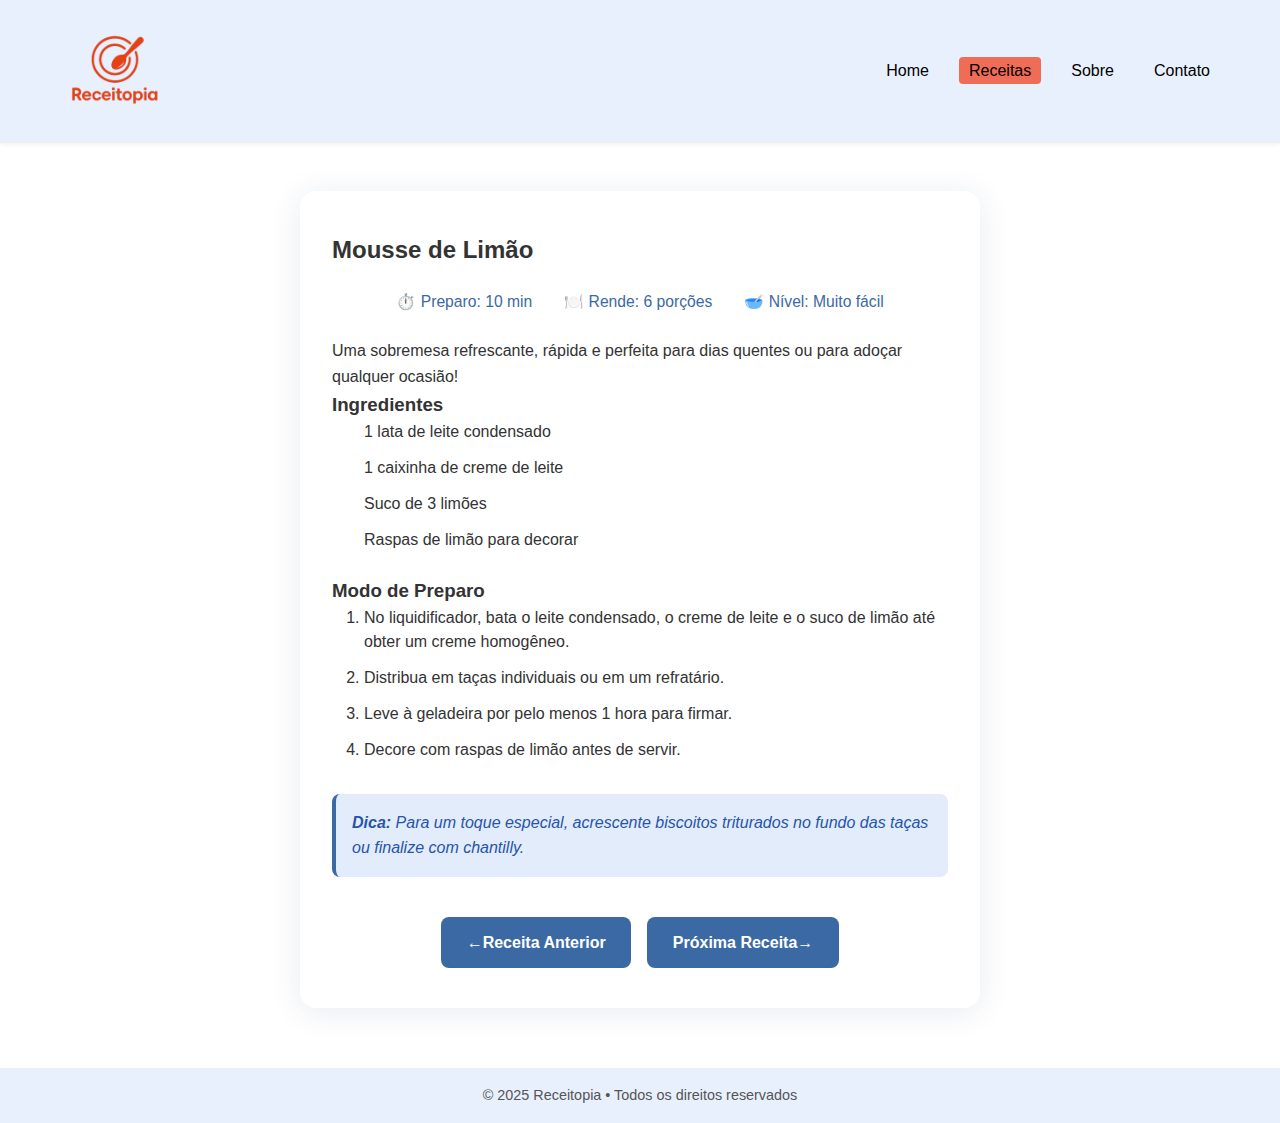
<file: pages/mousse.html>
<!DOCTYPE html>
<html lang="pt-BR">
<head>
    <meta charset="UTF-8">
    <meta name="viewport" content="width=device-width, initial-scale=1.0">
    <title>Mousse de Limão | Receitopia</title>
    <link rel="stylesheet" href="../css/style.css">
    <style>
  /* === Container Principal da Receita === */
  .receita-container {
    background-color: #fff;
    max-width: 680px;
    margin: 3rem auto;
    padding: 2.5rem 2rem;
    border-radius: 16px;
    box-shadow: 0 4px 32px rgba(21, 59, 109, 0.10);
    animation: fadeIn 0.7s ease;
  }

  /* === Título e Introdução === */
  .receita-container h1 {
    text-align: center;
    color: #153b6d;
    font-size: 2rem;
    margin-bottom: 1.2rem;
  }

  .intro {
    font-size: 1.05rem;
    text-align: center;
    margin-bottom: 1.5rem;
    color: #555;
  }

  /* === Imagem da Receita === */
  .receita-container img {
    width: 100%;
    max-width: 400px;
    display: block;
    margin: 0 auto 2rem auto;
    border-radius: 12px;
    box-shadow: 0 2px 12px rgba(59, 105, 164, 0.10);
  }

  /* === Informações da Receita === */
  .receita-info {
    display: flex;
    justify-content: center;
    gap: 2rem;
    flex-wrap: wrap;
    font-size: 0.98rem;
    color: #3b69a4;
    margin-bottom: 1.5rem;
  }

  /* === Listas === */
  section ul,
  section ol {
    margin: 0 0 1.5rem 1rem;
    padding-left: 1rem;
    color: #333;
  }

  section ul li,
  section ol li {
    margin-bottom: 0.75rem;
    line-height: 1.5;
  }

  /* === Subtítulos das Seções === */
  section h2 {
    font-size: 1.4rem;
    margin-bottom: 0.8rem;
    color: #3b69a4;
    border-bottom: 2px solid #e3ecfa;
    padding-bottom: 0.4rem;
  }

  /* === Dica Especial === */
  .dica {
    background-color: #e3ecfa;
    border-left: 4px solid #3b69a4;
    padding: 1rem;
    border-radius: 8px;
    color: #2655ad;
    margin: 2rem 0;
    font-size: 1rem;
    font-style: italic;
  }

  /* === Navegação entre Receitas (Anterior, Início, Próxima) === */
.navegacao-receita {
  display: flex;
  justify-content: center;
  gap: 1rem;
  flex-wrap: wrap;
  margin-top: 2.5rem;
}

.navegacao-receita a {
  padding: 0.8rem 1.6rem;
  background: #3b69a4;
  color: #fff;
  text-decoration: none;
  border-radius: 8px;
  font-weight: 600;
  font-size: 1rem;
  transition: background 0.3s ease, transform 0.2s ease;
}

.navegacao-receita a:hover {
  background: #2655ad;
  transform: translateY(-2px);
}

.navegacao-receita a:focus {
  outline: 2px solid #153b6d;
}

  /* === Navegação entre Receitas === */
  .navegacao-receita {
    text-align: center;
    margin-top: 2.5rem;
  }

  .navegacao-receita a.btn-ver {
    margin: 0 0.5rem;
    padding: 10px 20px;
    font-size: 0.95rem;
  }

  /* === Responsivo === */
  @media (max-width: 768px) {
    .receita-container {
      padding: 1.5rem 1rem;
    }

    .receita-info {
      flex-direction: column;
      align-items: center;
      text-align: center;
      gap: 0.8rem;
    }

    section h2 {
      font-size: 1.2rem;
    }

    .intro {
      font-size: 1rem;
    }
  }
</style>
</head>
<body>
  <header>
    <div class="header-flex">
      <a href="../src/index.html" class="logo-container">
        <img src="../img/logo.png" alt="Logo Receitopia" />
      </a>
      <nav aria-label="Menu principal">
        <ul class="nav-links">
          <li><a href="../src/index.html" >Home</a></li>
          <li><a href="../src/Receitas.html" aria-current="page">Receitas</a></li>
          <li><a href="../src/sobre.html">Sobre</a></li>
          <li><a href="../src/contato.html">Contato</a></li>
        </ul>
      </nav>
    </div>
  </header>
  <main>
    <article class="receita-container" aria-labelledby="titulo-receita">
      <h2 id="titulo-receita">Mousse de Limão</h2>
      <div class="receita-info">
        <span>⏱️ Preparo: 10 min</span>
        <span>🍽️ Rende: 6 porções</span>
        <span>🥣 Nível: Muito fácil</span>
      </div>
      <p>Uma sobremesa refrescante, rápida e perfeita para dias quentes ou para adoçar qualquer ocasião!</p>
      <section>
        <h3>Ingredientes</h3>
        <ul>
          <li>1 lata de leite condensado</li>
          <li>1 caixinha de creme de leite</li>
          <li>Suco de 3 limões</li>
          <li>Raspas de limão para decorar</li>
        </ul>
      </section>
      <section>
        <h3>Modo de Preparo</h3>
        <ol>
          <li>No liquidificador, bata o leite condensado, o creme de leite e o suco de limão até obter um creme homogêneo.</li>
          <li>Distribua em taças individuais ou em um refratário.</li>
          <li>Leve à geladeira por pelo menos 1 hora para firmar.</li>
          <li>Decore com raspas de limão antes de servir.</li>
        </ol>
      </section>
      <div class="dica">
        <strong>Dica:</strong> Para um toque especial, acrescente biscoitos triturados no fundo das taças ou finalize com chantilly.
      </div>
      <div class="navegacao-receita">
          <a href="../pages/pave.html" aria-label="Receita anterior: Pavê de Morango">←Receita Anterior</a>
          <a href="../pages/lasanha.html" aria-label="Próxima receita: Lasanha">Próxima Receita→</a>
      </div>
    </article>
  </main>
  <footer>
    <p>&copy; 2025 Receitopia • Todos os direitos reservados</p>
  </footer>

  <script src="../js/script.js"></script>
</body>
</html>
</file>
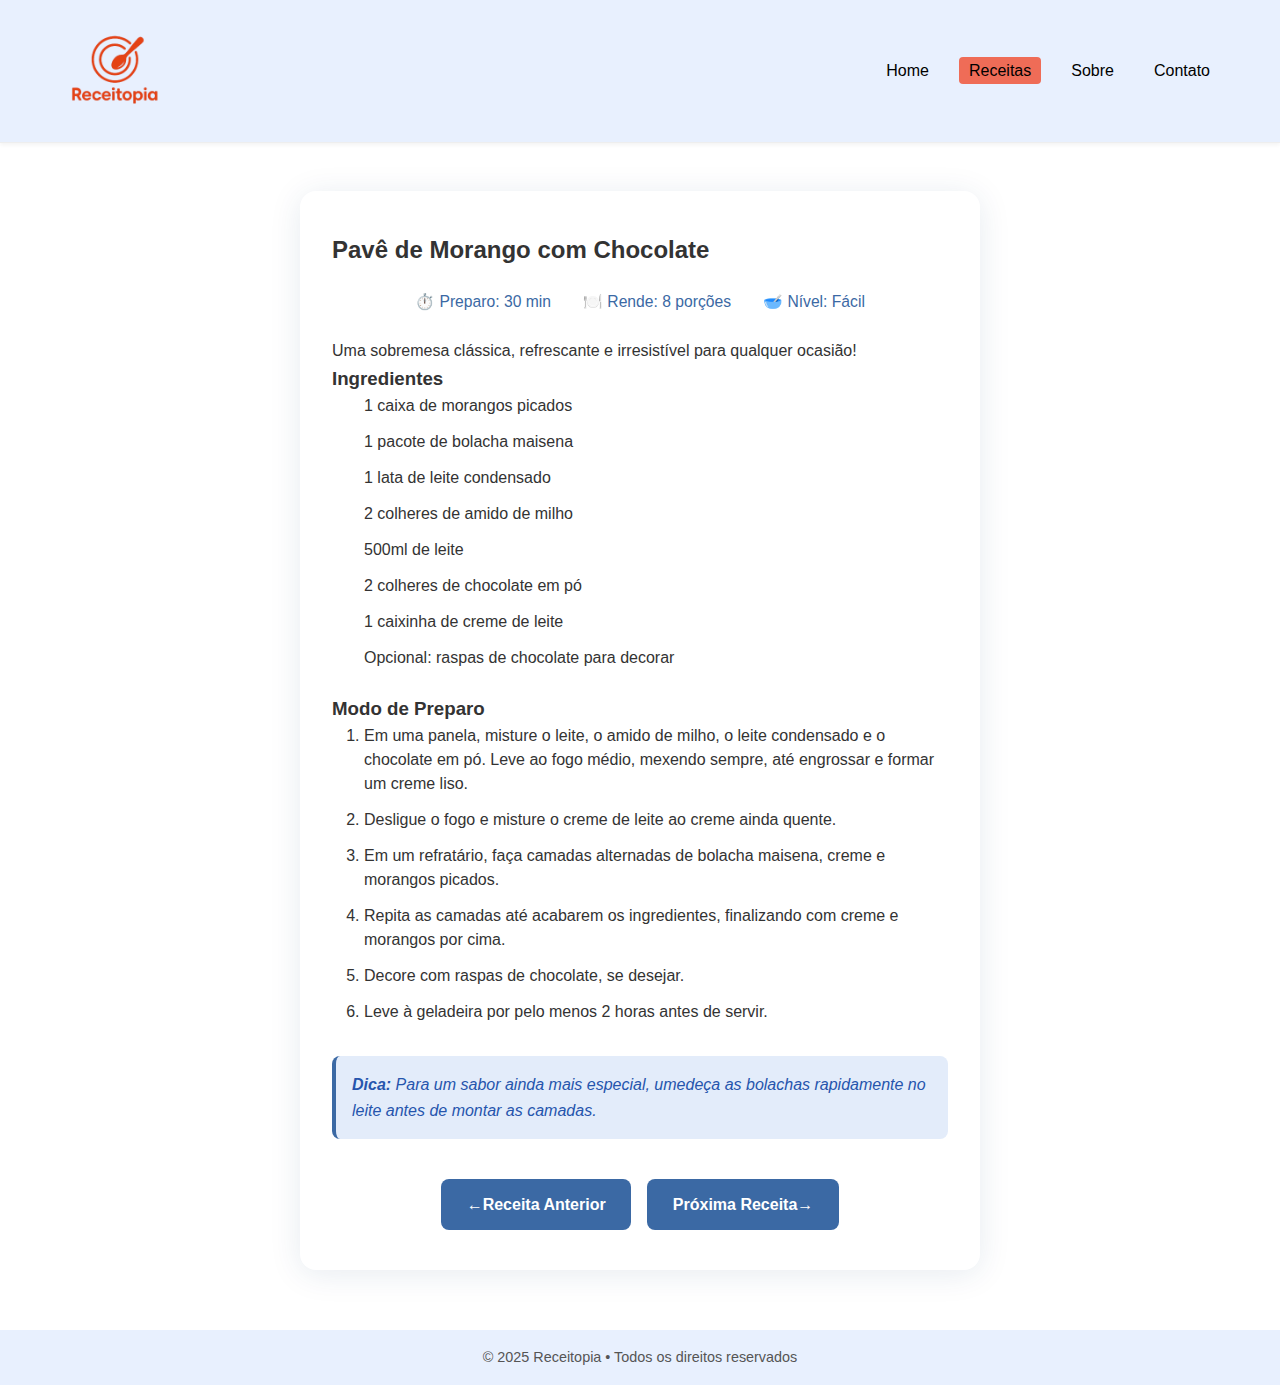
<file: pages/pave.html>
<!DOCTYPE html>
<html lang="pt-BR">
<head>
    <meta charset="UTF-8">
    <meta name="viewport" content="width=device-width, initial-scale=1.0">
    <title>Pavê de Morango com Chocolate | Receitopia</title>
    <link rel="stylesheet" href="../css/style.css">
    <style>
  /* === Container Principal da Receita === */
  .receita-container {
    background-color: #fff;
    max-width: 680px;
    margin: 3rem auto;
    padding: 2.5rem 2rem;
    border-radius: 16px;
    box-shadow: 0 4px 32px rgba(21, 59, 109, 0.10);
    animation: fadeIn 0.7s ease;
  }

  /* === Título e Introdução === */
  .receita-container h1 {
    text-align: center;
    color: #153b6d;
    font-size: 2rem;
    margin-bottom: 1.2rem;
  }

  .intro {
    font-size: 1.05rem;
    text-align: center;
    margin-bottom: 1.5rem;
    color: #555;
  }

  /* === Imagem da Receita === */
  .receita-container img {
    width: 100%;
    max-width: 400px;
    display: block;
    margin: 0 auto 2rem auto;
    border-radius: 12px;
    box-shadow: 0 2px 12px rgba(59, 105, 164, 0.10);
  }

  /* === Informações da Receita === */
  .receita-info {
    display: flex;
    justify-content: center;
    gap: 2rem;
    flex-wrap: wrap;
    font-size: 0.98rem;
    color: #3b69a4;
    margin-bottom: 1.5rem;
  }

  /* === Listas === */
  section ul,
  section ol {
    margin: 0 0 1.5rem 1rem;
    padding-left: 1rem;
    color: #333;
  }

  section ul li,
  section ol li {
    margin-bottom: 0.75rem;
    line-height: 1.5;
  }

  /* === Subtítulos das Seções === */
  section h2 {
    font-size: 1.4rem;
    margin-bottom: 0.8rem;
    color: #3b69a4;
    border-bottom: 2px solid #e3ecfa;
    padding-bottom: 0.4rem;
  }

  /* === Dica Especial === */
  .dica {
    background-color: #e3ecfa;
    border-left: 4px solid #3b69a4;
    padding: 1rem;
    border-radius: 8px;
    color: #2655ad;
    margin: 2rem 0;
    font-size: 1rem;
    font-style: italic;
  }

  /* === Navegação entre Receitas (Anterior, Início, Próxima) === */
.navegacao-receita {
  display: flex;
  justify-content: center;
  gap: 1rem;
  flex-wrap: wrap;
  margin-top: 2.5rem;
}

.navegacao-receita a {
  padding: 0.8rem 1.6rem;
  background: #3b69a4;
  color: #fff;
  text-decoration: none;
  border-radius: 8px;
  font-weight: 600;
  font-size: 1rem;
  transition: background 0.3s ease, transform 0.2s ease;
}

.navegacao-receita a:hover {
  background: #2655ad;
  transform: translateY(-2px);
}

.navegacao-receita a:focus {
  outline: 2px solid #153b6d;
}

  /* === Navegação entre Receitas === */
  .navegacao-receita {
    text-align: center;
    margin-top: 2.5rem;
  }

  .navegacao-receita a.btn-ver {
    margin: 0 0.5rem;
    padding: 10px 20px;
    font-size: 0.95rem;
  }

  /* === Responsivo === */
  @media (max-width: 768px) {
    .receita-container {
      padding: 1.5rem 1rem;
    }

    .receita-info {
      flex-direction: column;
      align-items: center;
      text-align: center;
      gap: 0.8rem;
    }

    section h2 {
      font-size: 1.2rem;
    }

    .intro {
      font-size: 1rem;
    }
  }
</style>

</head>
<body>
  <header>
    <div class="header-flex">
      <a href="../src/index.html" class="logo-container">
        <img src="../img/logo.png" alt="Logo Receitopia" />
      </a>
      <nav aria-label="Menu principal">
        <ul class="nav-links">
          <li><a href="../src/index.html">Home</a></li>
          <li><a href="../src/Receitas.html"aria-current="page">Receitas</a></li>
          <li><a href="../src/sobre.html">Sobre</a></li>
          <li><a href="../src/contato.html">Contato</a></li>
        </ul>
      </nav>
    </div>
  </header>
  <main>
    <article class="receita-container" aria-labelledby="titulo-receita">
      <h2 id="titulo-receita">Pavê de Morango com Chocolate</h2>
      <div class="receita-info">
        <span>⏱️ Preparo: 30 min</span>
        <span>🍽️ Rende: 8 porções</span>
        <span>🥣 Nível: Fácil</span>
      </div>
      <p>Uma sobremesa clássica, refrescante e irresistível para qualquer ocasião!</p>
      <section>
        <h3>Ingredientes</h3>
        <ul>
          <li>1 caixa de morangos picados</li>
          <li>1 pacote de bolacha maisena</li>
          <li>1 lata de leite condensado</li>
          <li>2 colheres de amido de milho</li>
          <li>500ml de leite</li>
          <li>2 colheres de chocolate em pó</li>
          <li>1 caixinha de creme de leite</li>
          <li>Opcional: raspas de chocolate para decorar</li>
        </ul>
      </section>
      <section>
        <h3>Modo de Preparo</h3>
        <ol>
          <li>Em uma panela, misture o leite, o amido de milho, o leite condensado e o chocolate em pó. Leve ao fogo médio, mexendo sempre, até engrossar e formar um creme liso.</li>
          <li>Desligue o fogo e misture o creme de leite ao creme ainda quente.</li>
          <li>Em um refratário, faça camadas alternadas de bolacha maisena, creme e morangos picados.</li>
          <li>Repita as camadas até acabarem os ingredientes, finalizando com creme e morangos por cima.</li>
          <li>Decore com raspas de chocolate, se desejar.</li>
          <li>Leve à geladeira por pelo menos 2 horas antes de servir.</li>
        </ol>
      </section>
      <div class="dica">
        <strong>Dica:</strong> Para um sabor ainda mais especial, umedeça as bolachas rapidamente no leite antes de montar as camadas.
      </div>
      <div class="navegacao-receita">
          <a href="../pages/brownie.html" aria-label="Receita anterior: Brownie">←Receita Anterior</a>
          <a href="../pages/mousse.html" aria-label="Próxima receita: Mousse">Próxima Receita→</a>
      </div>

    </article>
  </main>
  <footer>
    <p>&copy; 2025 Receitopia • Todos os direitos reservados</p>
  </footer>
 
  <script src="../js/script.js"></script>
</body>
</html>
</file>
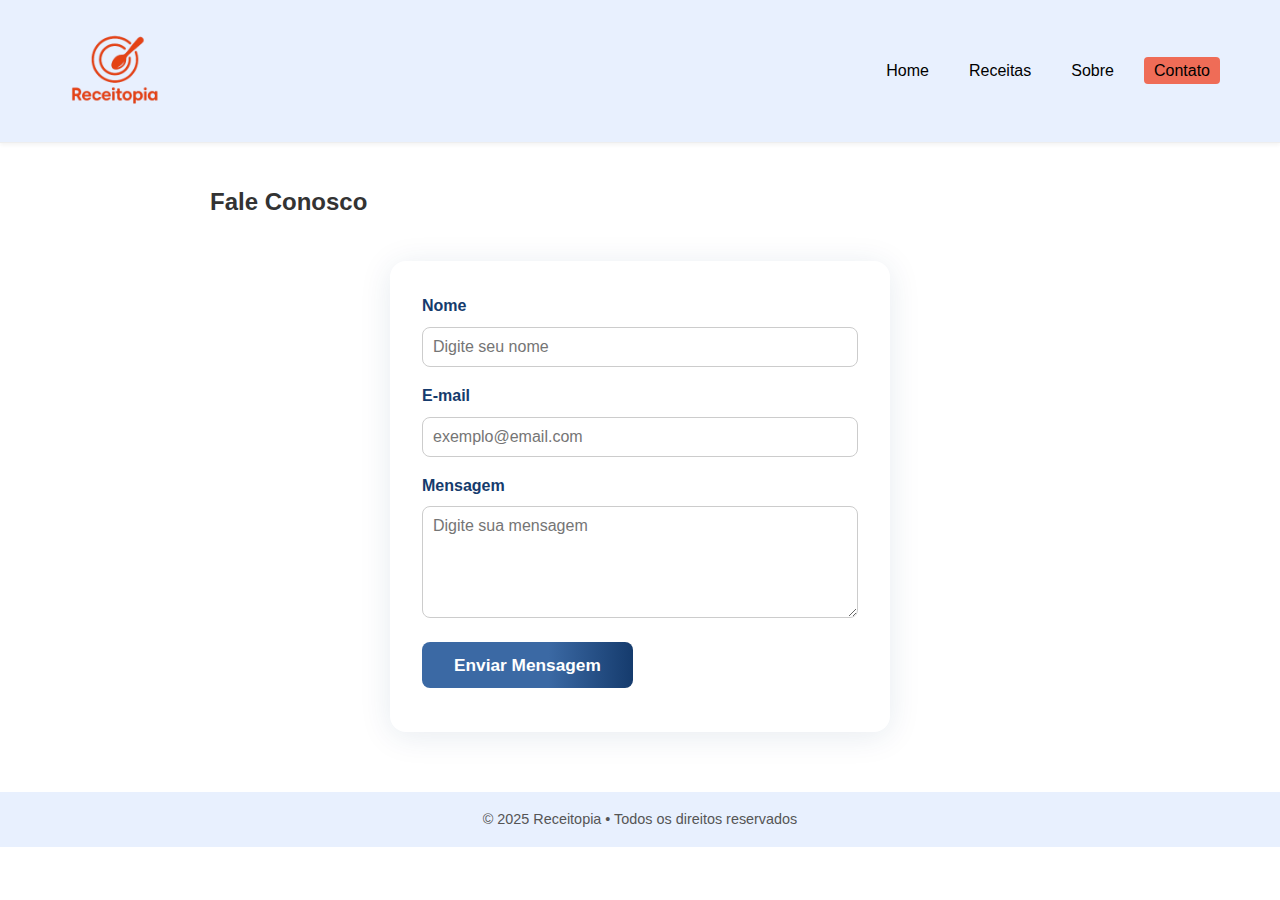
<file: src/contato.html>
<!DOCTYPE html>
<html lang="pt-BR">
<head>
  <meta charset="UTF-8" />
  <meta http-equiv="X-UA-Compatible" content="IE=edge" />
  <meta name="viewport" content="width=device-width, initial-scale=1.0" />
  <title>Contato - Receitopia</title>
  <link rel="shortcut icon" type="image/x-icon" href="../img/logo.png">
  <link rel="stylesheet" href="../css/style.css" />
</head>
<body>
  <header>
    <div class="header-flex">
      <a href="../src/index.html" class="logo-container">
        <img src="../img/logo.png" alt="Logo Receitopia" />
      </a>
      <nav aria-label="Menu principal">
        <ul>
          <li><a href="../src/index.html" >Home</a></li>
          <li><a href="../src/Receitas.html">Receitas</a></li>
          <li><a href="../src/sobre.html">Sobre</a></li>
          <li><a href="../src/contato.html" aria-current="page">Contato</a></li>
        </ul>
      </nav>
    </div>
  </header>

  <main>
    <section class="contato-container" aria-label="Formulário de contato">
      <h2>Fale Conosco</h2>
      <form id="formContato" class="form-contato" autocomplete="on" novalidate>
        <label for="nome">Nome</label>
        <input type="text" id="nome" name="nome" placeholder="Digite seu nome" required />

        <label for="email">E-mail</label>
        <input type="email" id="email" name="email" placeholder="exemplo@email.com" required />

        <label for="mensagem">Mensagem</label>
        <textarea id="mensagem" name="mensagem" rows="5" placeholder="Digite sua mensagem" required></textarea>

        <button type="submit">Enviar Mensagem</button>
        <p id="mensagemFeedback" class="mensagem-feedback" role="alert" aria-live="polite"></p>
      </form>
    </section>
  </main>

  <footer>
    <p>&copy; 2025 Receitopia • Todos os direitos reservados</p>
  </footer>

  <script src="../js/script.js"></script>
</body>
</html>
</file>
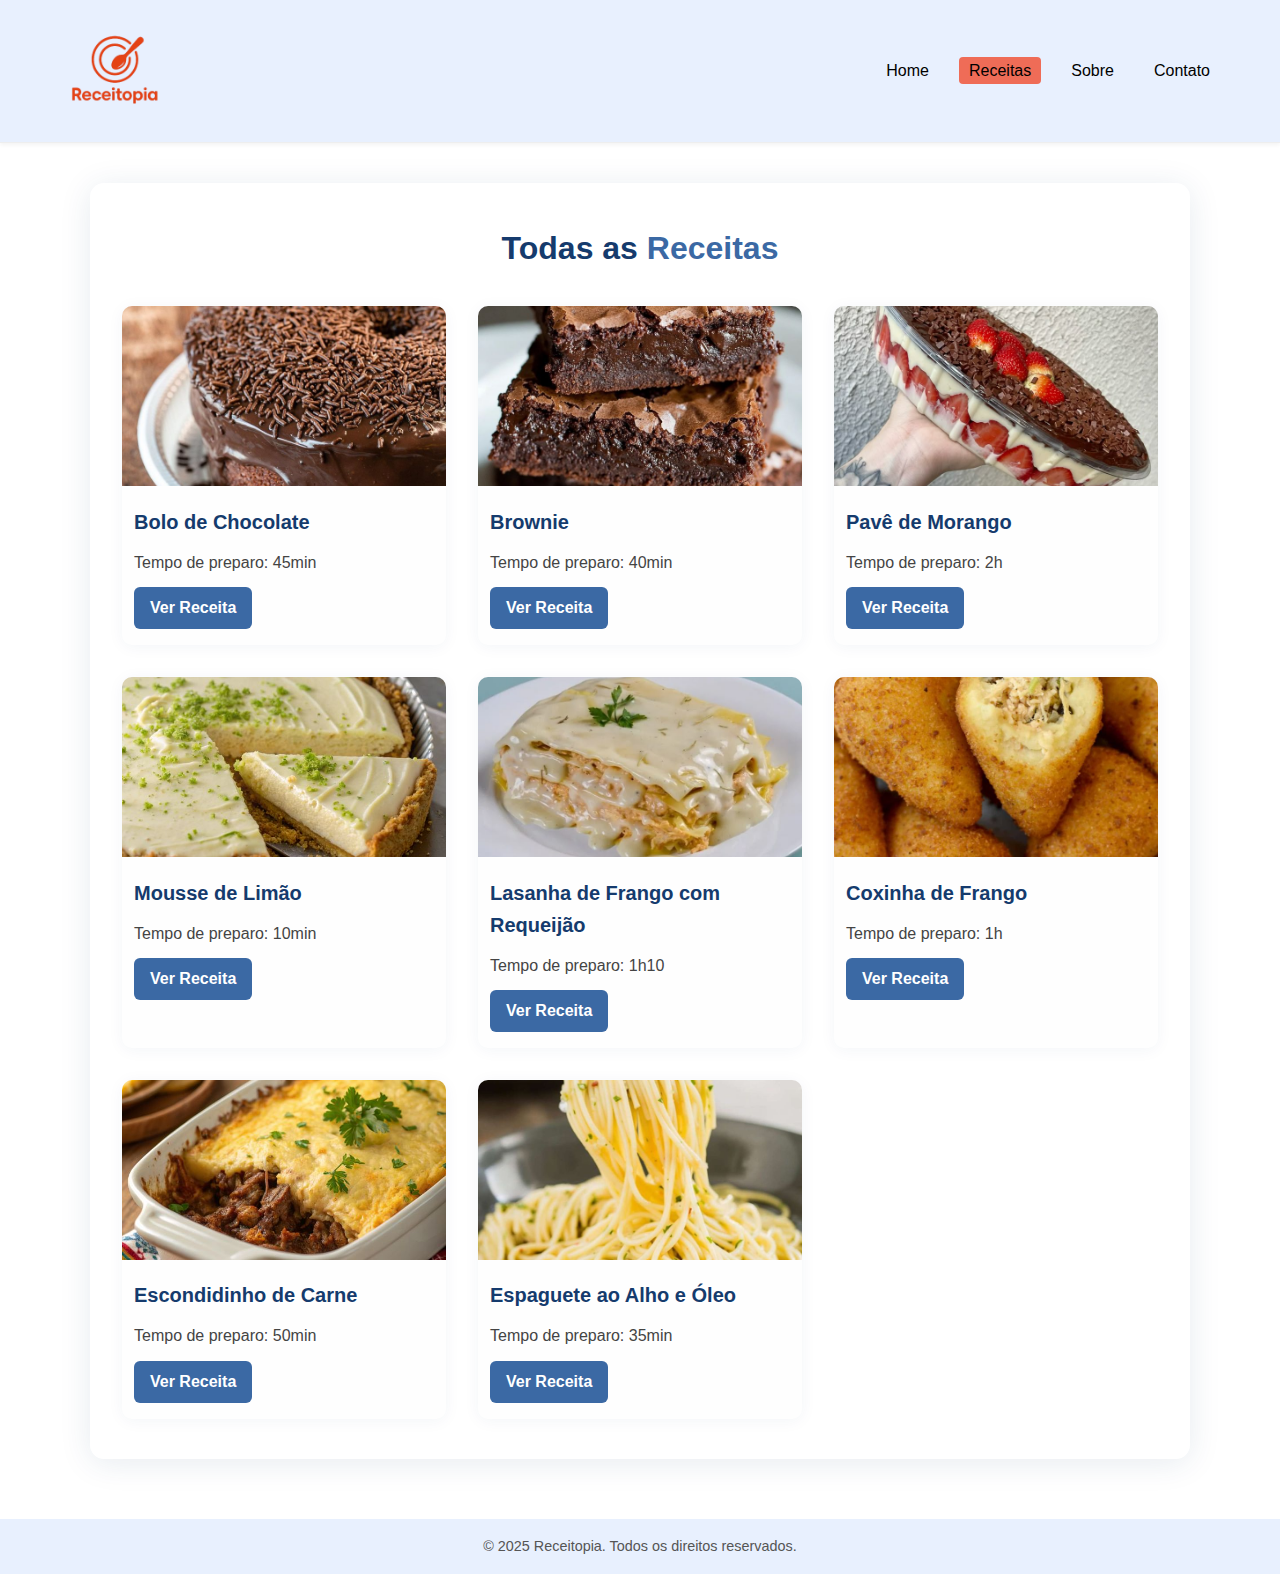
<file: src/Receitas.html>
<!DOCTYPE html>
<html lang="pt-BR">
<head>
  <meta charset="utf-8" />
  <meta name="viewport" content="width=device-width, initial-scale=1" />
  <title>Receitas - Receitopia</title>
    <link rel="shortcut icon" type="image/x-icon" href="../img/logo.png">
  <link rel="stylesheet" href="../css/style.css" />
</head>
<body>

<header>
  <div class="header-flex">
    <a href="../src/index.html" class="logo-container" aria-label="Página inicial Receitopia">
      <img src="../img/logo.png" alt="Logo Receitopia" />
    </a>
    <nav aria-label="Menu principal">
      <ul>
        <li><a href="../src/index.html">Home</a></li>
        <li><a href="../src/Receitas.html" class="active" aria-current="page">Receitas</a></li>
        <li><a href="../src/sobre.html">Sobre</a></li>
        <li><a href="../src/contato.html">Contato</a></li>
      </ul>
    </nav>
  </div>
</header>

<main class="receitas-container" role="main">
  <h2>Todas as <span>Receitas</span></h2>

  <div class="receitas-grid">

    <article class="receita-card">
      <img src="../img/bolo de chocolate.jpg" alt="Bolo de chocolate" />
      <h3>Bolo de Chocolate</h3>
      <p>Tempo de preparo: 45min</p>
      <a href="../pages/bolodechoc.html" class="btn-ver">Ver Receita</a>
    </article>

    <article class="receita-card">
      <img src="../img/Brownie.jpg" alt="Brownie" />
      <h3>Brownie</h3>
      <p>Tempo de preparo: 40min</p>
      <a href="../pages/brownie.html" class="btn-ver">Ver Receita</a>
    </article>

    <article class="receita-card">
      <img src="../img/pave de morango.jpg" alt="Pavê de Morango" />
      <h3>Pavê de Morango</h3>
      <p>Tempo de preparo: 2h</p>
      <a href="../pages/pave.html" class="btn-ver">Ver Receita</a>
    </article>

    <article class="receita-card">
      <img src="../img/mousse.jpg" alt="Mousse de Limão" />
      <h3>Mousse de Limão</h3>
      <p>Tempo de preparo: 10min</p>
      <a href="../pages/mousse.html" class="btn-ver">Ver Receita</a>
    </article>

    <article class="receita-card">
      <img src="../img/Lasanha.jpg" alt="Lasanha" />
      <h3>Lasanha de Frango com Requeijão</h3>
      <p>Tempo de preparo: 1h10</p>
      <a href="../pages/lasanha.html" class="btn-ver">Ver Receita</a>
    </article>

    <article class="receita-card">
      <img src="../img/Coxinha.jpg" alt="Coxinha" />
      <h3>Coxinha de Frango</h3>
      <p>Tempo de preparo: 1h</p>
      <a href="../pages/coxinha.html" class="btn-ver">Ver Receita</a>
    </article>

    <article class="receita-card">
      <img src="../img/Escondidinho.jpg" alt="Escondidinho" />
      <h3>Escondidinho de Carne </h3>
      <p>Tempo de preparo: 50min</p>
      <a href="../pages/escondidinho.html" class="btn-ver">Ver Receita</a>
    </article>

    <article class="receita-card">
      <img src="../img/Macarrão Alho e oleo.jpg" alt="Espaguete" />
      <h3>Espaguete ao Alho e Óleo</h3>
      <p>Tempo de preparo: 35min</p>
      <a href="../pages/espaguete.html" class="btn-ver">Ver Receita</a>
    </article>

  </div>
</main>

<footer>
  <p>&copy; 2025 Receitopia. Todos os direitos reservados.</p>
</footer>

<script src="../js/script.js"></script>
</body>
</html>
</file>
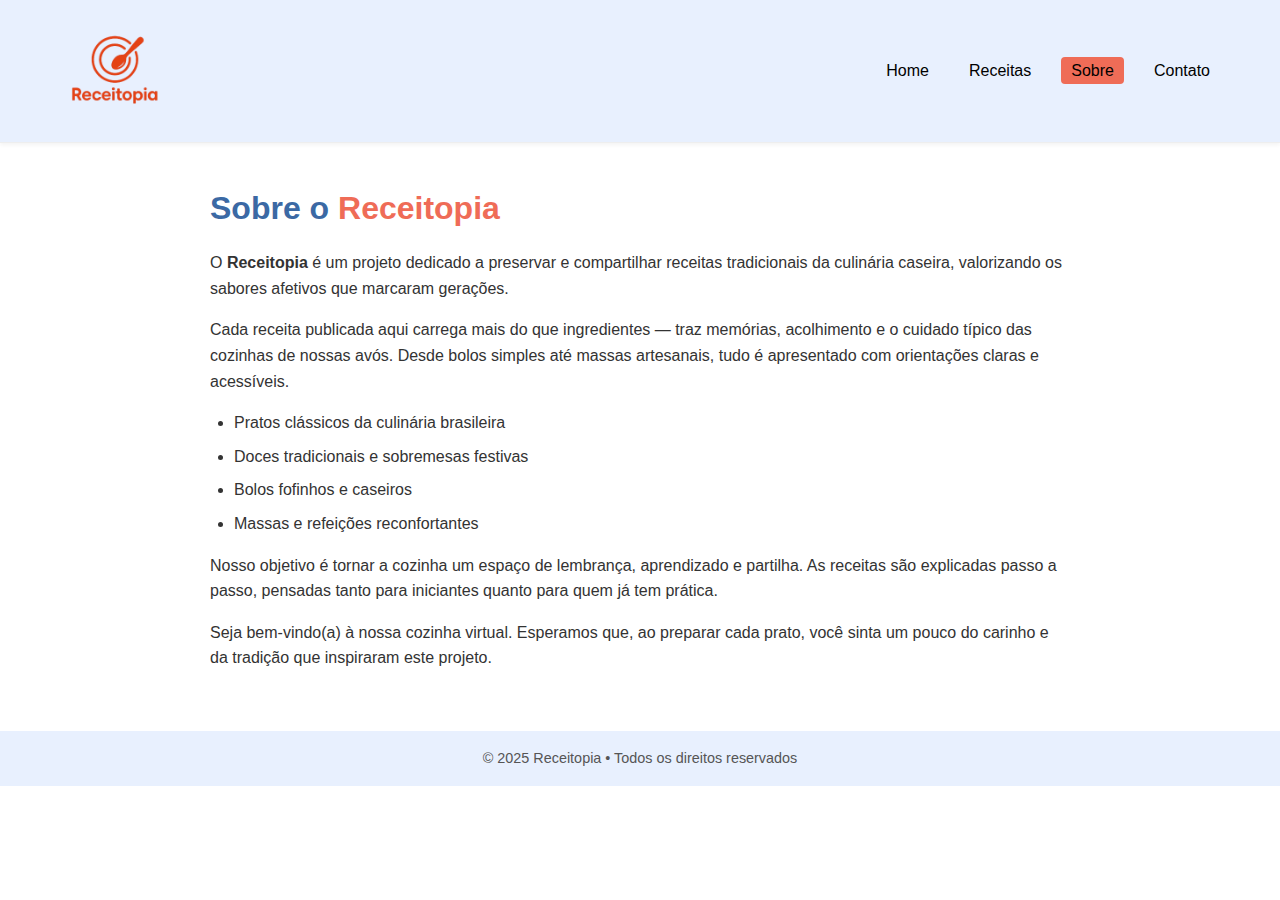
<file: src/sobre.html>
<!DOCTYPE html>
<html lang="pt-BR">
<head>
  <meta charset="UTF-8" />
  <meta http-equiv="X-UA-Compatible" content="IE=edge" />
  <meta name="viewport" content="width=device-width, initial-scale=1" />
  <title>Sobre - Receitopia</title>
  <link rel="shortcut icon" type="image/x-icon" href="../img/logo.png">
  <link rel="stylesheet" href="../css/style.css" />
</head>
<body>
  <header>
    <div class="header-flex">
      <a href="../src/index.html" class="logo-container" aria-label="Ir para a página inicial do Receitopia">
        <img src="../img/logo.png" alt="Logo Receitopia" />
      </a>
      <nav aria-label="Menu principal">
        <ul>
          <li><a href="../src/index.html">Home</a></li>
          <li><a href="../src/Receitas.html">Receitas</a></li>
          <li><a href="../src/sobre.html" class="active" aria-current="page">Sobre</a></li>
          <li><a href="../src/contato.html">Contato</a></li>
        </ul>
      </nav>
    </div>
  </header>

  <main>
    <section class="sobre-vovo" aria-label="Sobre o Receitopia">
      <h2>Sobre o <span>Receitopia</span></h2>
      <p>
        O <strong>Receitopia</strong> é um projeto dedicado a preservar e compartilhar receitas tradicionais da culinária caseira, valorizando os sabores afetivos que marcaram gerações.
      </p>
      <p>
        Cada receita publicada aqui carrega mais do que ingredientes — traz memórias, acolhimento e o cuidado típico das cozinhas de nossas avós. Desde bolos simples até massas artesanais, tudo é apresentado com orientações claras e acessíveis.
      </p>
      <ul>
        <li>Pratos clássicos da culinária brasileira</li>
        <li>Doces tradicionais e sobremesas festivas</li>
        <li>Bolos fofinhos e caseiros</li>
        <li>Massas e refeições reconfortantes</li>
      </ul>
      <p>
        Nosso objetivo é tornar a cozinha um espaço de lembrança, aprendizado e partilha. As receitas são explicadas passo a passo, pensadas tanto para iniciantes quanto para quem já tem prática.
      </p>
      <p>
        Seja bem-vindo(a) à nossa cozinha virtual. Esperamos que, ao preparar cada prato, você sinta um pouco do carinho e da tradição que inspiraram este projeto.
      </p>
    </section>
  </main>

  <footer>
    <p>&copy; 2025 Receitopia • Todos os direitos reservados</p>
  </footer>

  <script src="../js/script.js"></script>
</body>
</html>
</file>
<file: css/style.css>
/*------------------------------------------------------/ 
/* -------------------------
   TÍTULOS
------------------------- */
h1, h2 {
    margin-bottom: 20px;
    font-weight: bold;
}

/* -------------------------
   CARDS DE RECEITA
------------------------- */
.recipe-card {
    border: 1px solid #ddd;
    border-radius: 6px;
    overflow: hidden;
    background-color: #fff;
    transition: transform 0.3s ease, box-shadow 0.3s ease;
    margin-bottom: 30px;
}

.recipe-card:hover {
    transform: translateY(-5px);
    box-shadow: 0 6px 12px rgba(0, 0, 0, 0.15);
}

.recipe-card img {
    width: 100%;
    height: auto;
    display: block;
}

.recipe-card h3 {
    font-size: 1.1rem;
    margin: 10px;
    min-height: 60px;
}

.recipe-card p {
    margin: 0 10px 10px;
    font-size: 0.95rem;
}

.recipe-card .btn {
    margin: 10px;
    background-color: #ff5722;
    border-color: #ff5722;
}

.recipe-card .btn:hover {
    background-color: #e64a19;
    border-color: #d84315;
}

/* -------------------------
   SEÇÃO DE NEWSLETTER
------------------------- */
section.text-center {
    background-color: #f9f9f9;
    padding: 40px 20px;
    border-radius: 6px;
    margin-top: 50px;
}

section.text-center h2 {
    margin-bottom: 10px;
}

section.text-center form {
    max-width: 600px;
    margin: 0 auto;
}

/* -------------------------
   FOOTER
------------------------- */
.footer {
    background-color: #f8f9fa;
    text-align: center;
    padding: 20px 0;
    font-size: 0.9rem;
    margin-top: 40px;
    border-top: 1px solid #ddd;
}

.footer a {
    color: #007bff;
    text-decoration: none;
    margin: 0 5px;
}

.footer a:hover {
    text-decoration: underline;
}

/* -------------------------
   RESPONSIVO
------------------------- */
@media (max-width: 768px) {
    .recipe-card h3 {
        font-size: 1rem;
    }

    section.text-center form {
        flex-direction: column;
    }

    section.text-center input,
    section.text-center button {
        width: 100% !important;
        margin-top: 10px;
    }
}

.receitas-container {
  background: #fff;
  max-width: 1100px;
  width: 100%;
  margin: 40px auto 60px;
  padding: 2.5rem 2rem;
  border-radius: 14px;
  box-shadow: 0 4px 32px rgba(21,59,109,0.10);
  animation: fadeIn 0.7s;
}

.receitas-container h2 {
  text-align: center;
  color: #153b6d;
  font-size: 2rem;
  margin-bottom: 2rem;
}

.receitas-container h2 span {
  color: #3b69a4;
  font-weight: 800;
}

.receitas-grid {
  display: grid;
  grid-template-columns: repeat(auto-fit, minmax(280px, 1fr));
  gap: 2rem;
}

.receita-card {
  background: #fefefe;
  border-radius: 10px;
  box-shadow: 0 2px 16px rgba(21,59,109,0.05);
  overflow: hidden;
  transition: transform 0.3s ease, box-shadow 0.3s ease;
}

.receita-card:hover {
  transform: translateY(-6px);
  box-shadow: 0 6px 24px rgba(21,59,109,0.15);
}

.receita-card img {
  width: 100%;
  height: 180px;
  object-fit: cover;
}

.receita-card h3 {
  font-size: 1.25rem;
  margin: 12px;
  color: #153b6d;
}

.receita-card p {
  font-size: 1rem;
  margin: 0 12px 12px;
  color: #444;
}

.btn-ver {
  display: inline-block;
  margin: 0 12px 16px;
  padding: 8px 16px;
  background: #3b69a4;
  color: white;
  border-radius: 6px;
  text-decoration: none;
  font-weight: 600;
  transition: background 0.3s ease;
}

.btn-ver:hover {
  background: #2655ad;
}

/* === Reset e base === */
* {
  margin: 0;
  padding: 0;
  box-sizing: border-box;
}

body {
  font-family: "Segoe UI", Roboto, sans-serif;
  background-color: #ffffff;
  color: #333;
  line-height: 1.6;
}

a {
  text-decoration: none;
  color: #000000;
}

a:hover {
  text-decoration: underline;
}

ul {
  list-style: none;
}

/* === Header === */
header {
  background-color: #e8f0fe;
  border-bottom: 1px solid #eee;
  box-shadow: 0 2px 4px rgba(0,0,0,0.05);
  padding: 1rem 0;
}

.header-flex {
  max-width: 1200px;
  margin: auto;
  padding: 0 20px;
  display: flex;
  align-items: center;
  justify-content: space-between;
}

.logo-container {
  display: flex;
  align-items: center;
  gap: 10px;
}

.logo-container img {
  height: 110px;
}


/* === Navegação === */
nav ul {
  display: flex;
  gap: 20px;
}

nav a {
  font-weight: 500;
  padding: 5px 10px;
  border-radius: 4px;
  transition: background 0.2s ease;
}

nav a:hover,
nav a.active,
nav a[aria-current="page"] {
  background-color: #ef6c57;
}

/* === Main - Sobre === */
main {
  max-width: 900px;
  margin: 40px auto;
  padding: 0 20px;
}

.sobre-vovo h2 {
  font-size: 2rem;
  margin-bottom: 1rem;
  color: #3b69a4;
}

.sobre-vovo h2 span {
  color: #ef6c57;
}

.sobre-vovo p {
  margin-bottom: 1rem;
}

.sobre-vovo ul {
  margin: 1rem 0;
  padding-left: 1.5rem;
}

.sobre-vovo ul li {
  margin-bottom: 0.5rem;
  list-style: disc;
}

/* === Footer === */
footer {
  background-color: #e8f0fe;
  text-align: center;
  padding: 1rem;
  margin-top: 60px;
  font-size: 0.9rem;
  color: #555;
}

.mensagem-feedback {
  margin-top: 0.7rem;
  font-size: 0.98rem;
  font-weight: 600;
  text-align: center;
}

/* === Estilos para o formulário de contato (adaptado para .form-contato) === */
.form-contato {
    background: #fff;
    max-width: 500px;
    margin: 2.5rem auto;
    padding: 2rem;
    border-radius: 16px;
    box-shadow: 0 4px 32px rgba(21, 59, 109, 0.10);
}

.form-contato label {
    display: block;
    margin-bottom: 0.5rem;
    font-weight: bold;
    color: #153b6d;
}

.form-contato input[type="text"],
.form-contato input[type="email"],
.form-contato textarea {
    width: 100%;
    padding: 10px;
    margin-bottom: 1rem;
    border: 1px solid #ccc;
    border-radius: 8px;
    font-size: 1rem;
    font-family: "Segoe UI", Roboto, sans-serif;
}

.form-contato textarea {
    resize: vertical;
    min-height: 100px;
}

.form-contato button {
    background: linear-gradient(90deg, #3b69a4 60%, #153b6d 100%);
    color: #fff;
    padding: 0.8rem 2rem;
    border: none;
    border-radius: 8px;
    font-weight: bold;
    font-size: 1.08rem;
    cursor: pointer;
    transition: background 0.3s, transform 0.18s;
}

.form-contato button:hover {
    background: linear-gradient(90deg, #1e4f95 60%, #3b69a4 100%);
    transform: translateY(-2px) scale(1.03);
}

/* === Alerta visual de input inválido === */
.input-alert {
    border: 2px solid #e74c3c !important;
    box-shadow: 0 0 8px rgba(231, 76, 60, 0.5);
}


------ 

/* Estilo padrão para desktop */
.container {
  width: 800px;
  margin: 0 auto;
}

/* Responsividade para tablets e celulares */
@media (max-width: 768px) {
  .container {
    width: 95%;
  }
  nav {
    flex-direction: column;
  }
}

@media (max-width: 480px) {
  h1 {
    font-size: 20px;
  }
  nav a {
    padding: 10px;
  }
}
</file>
